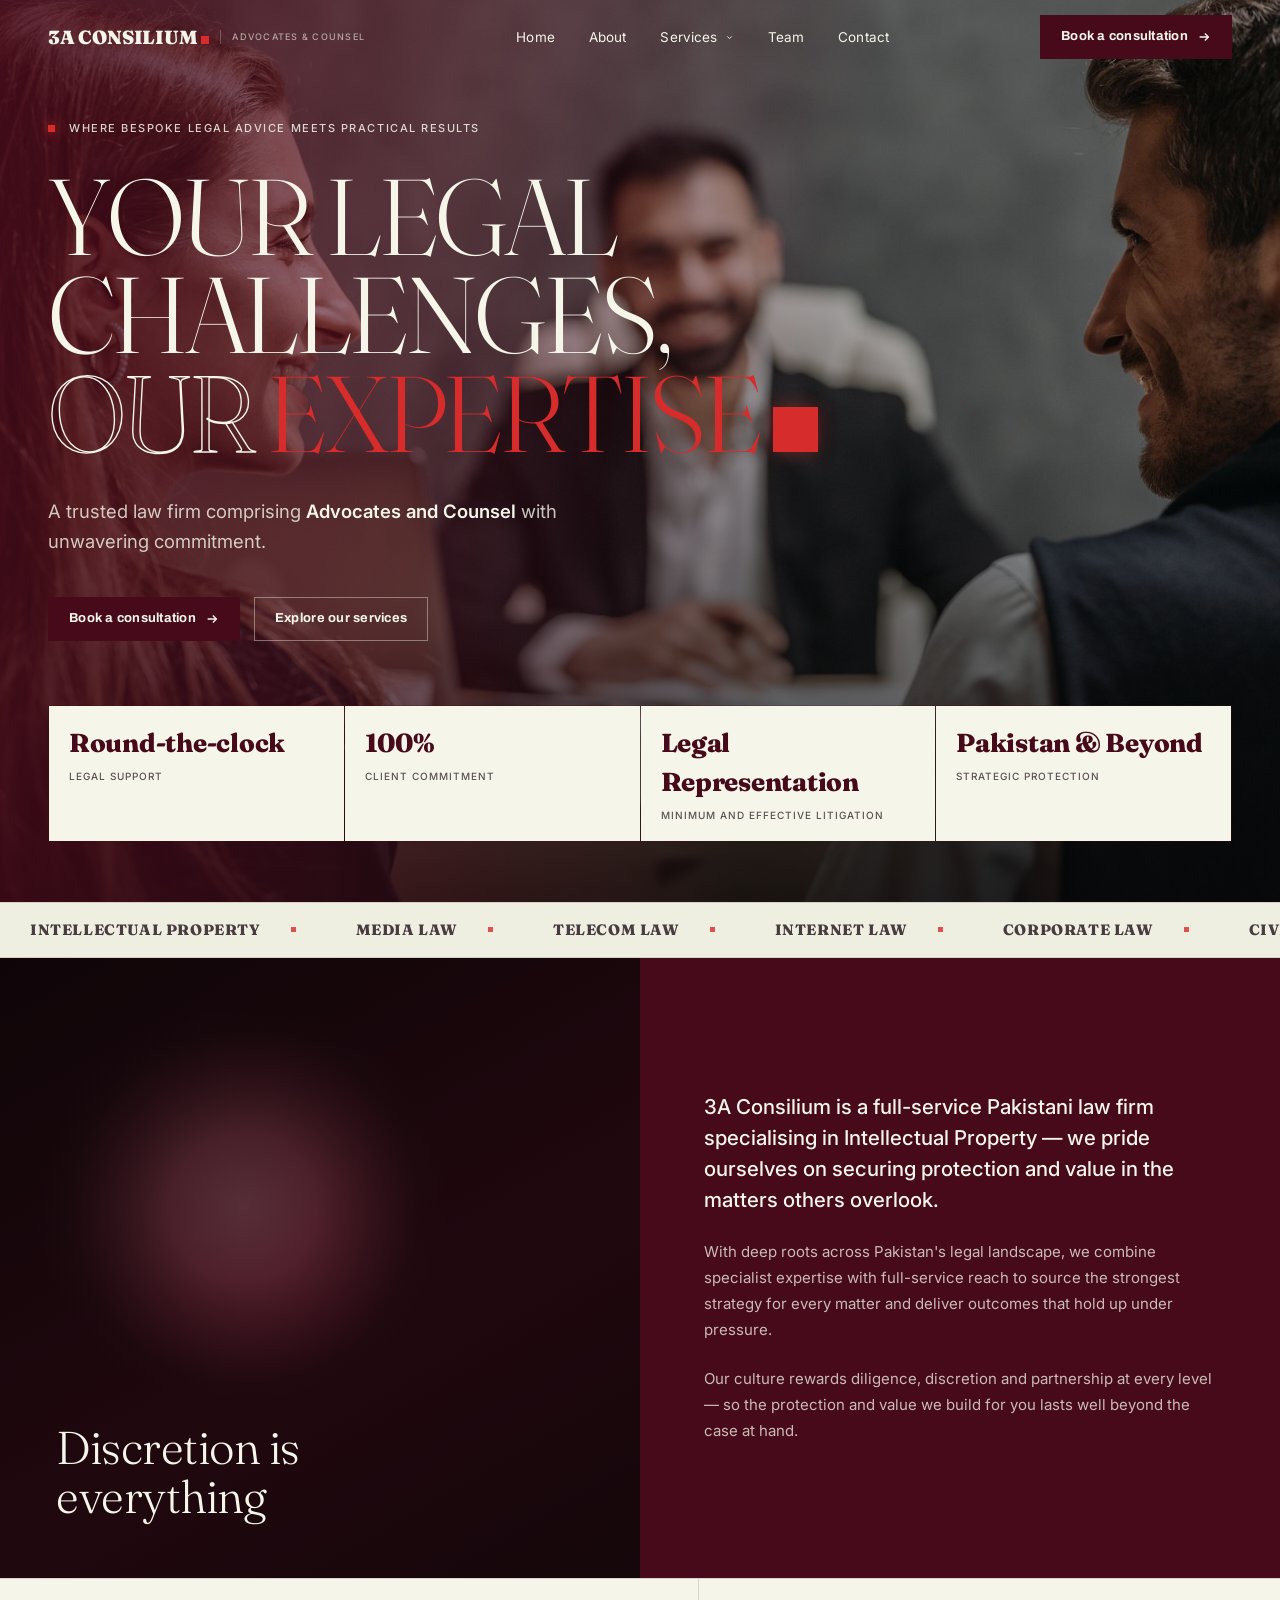
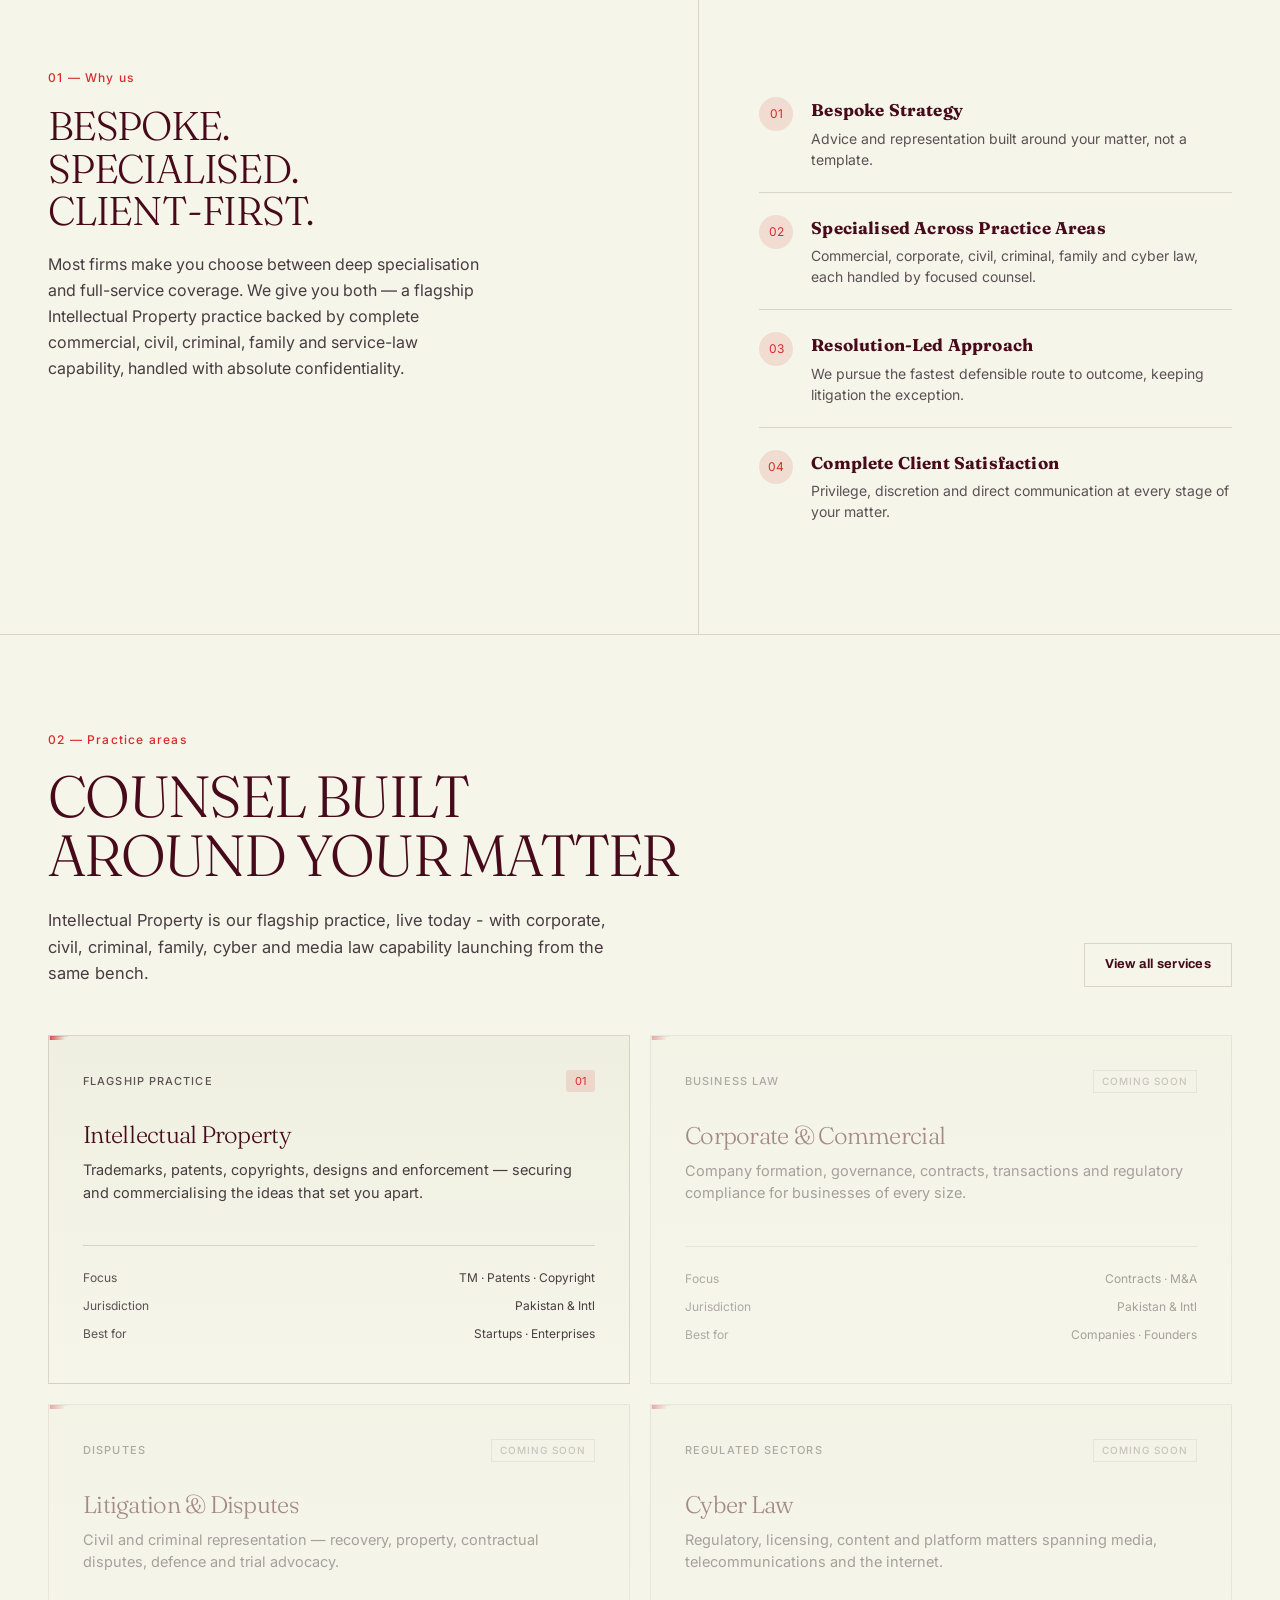
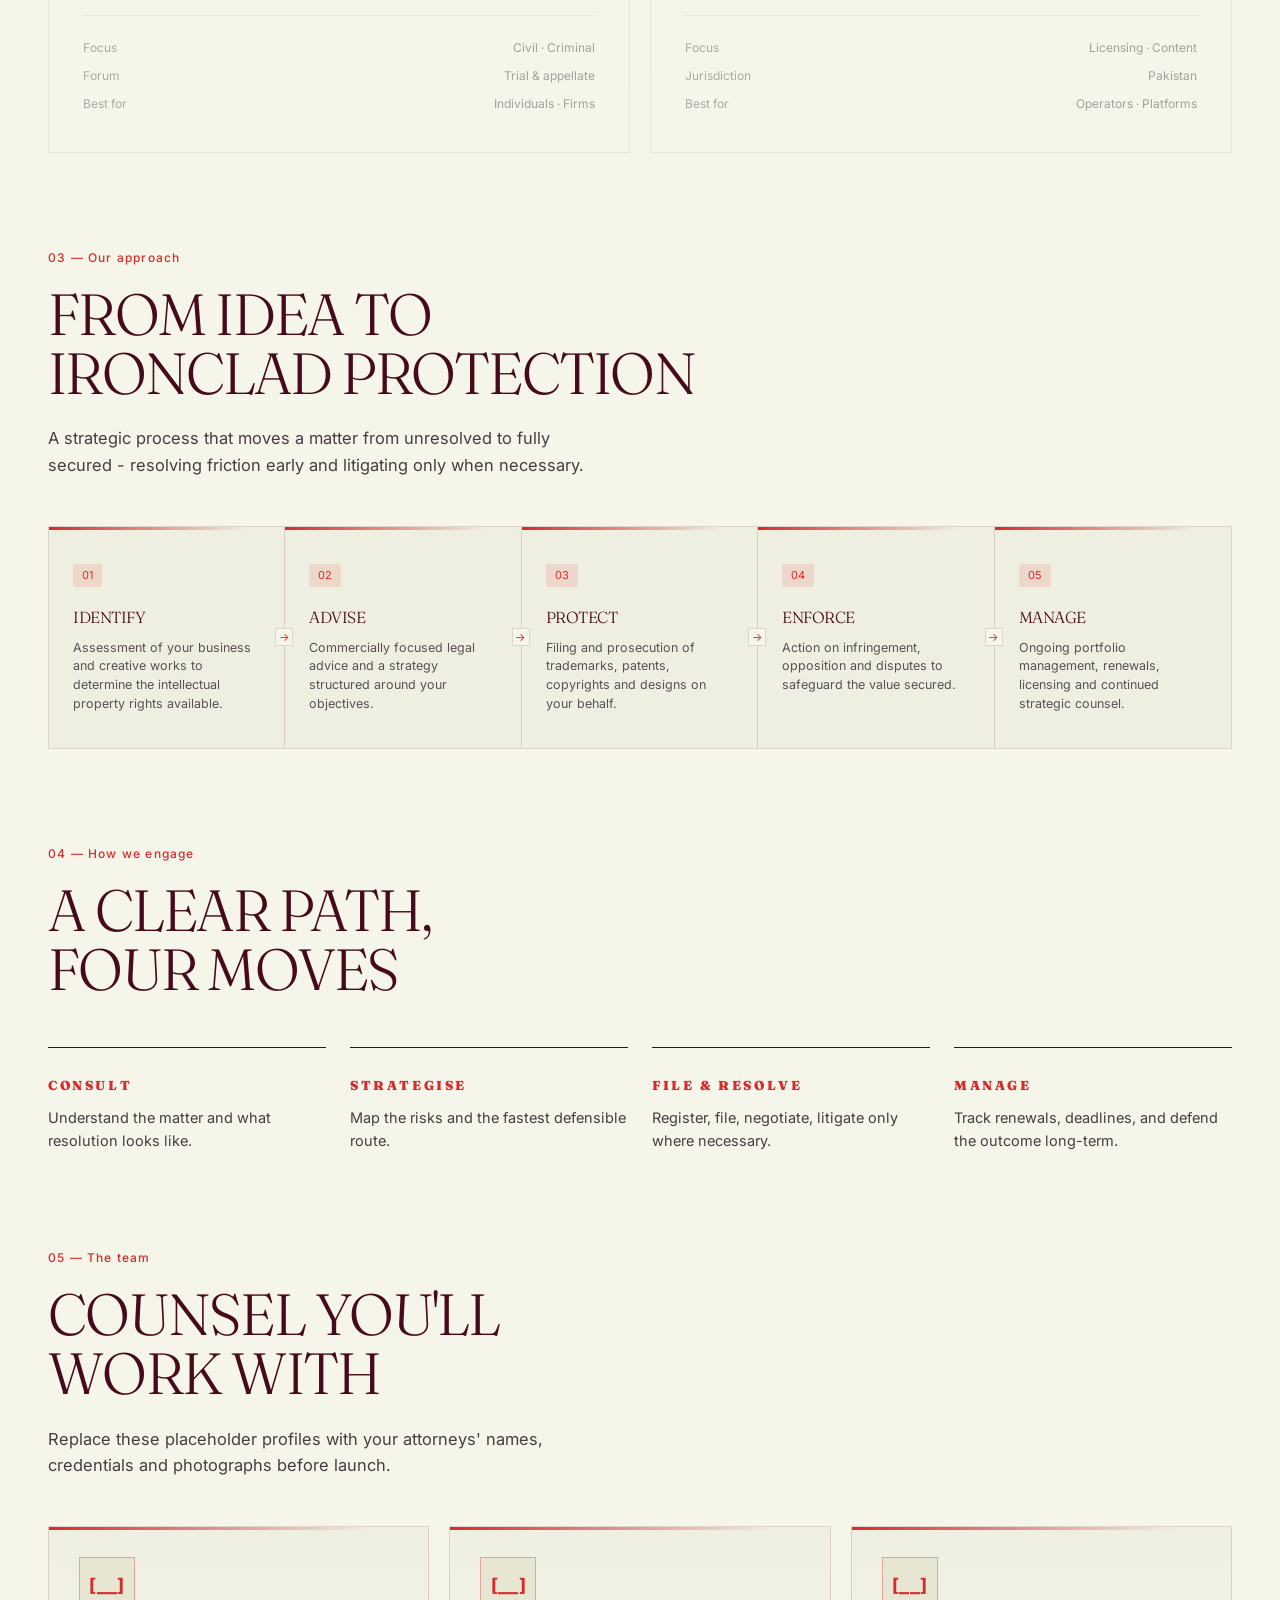
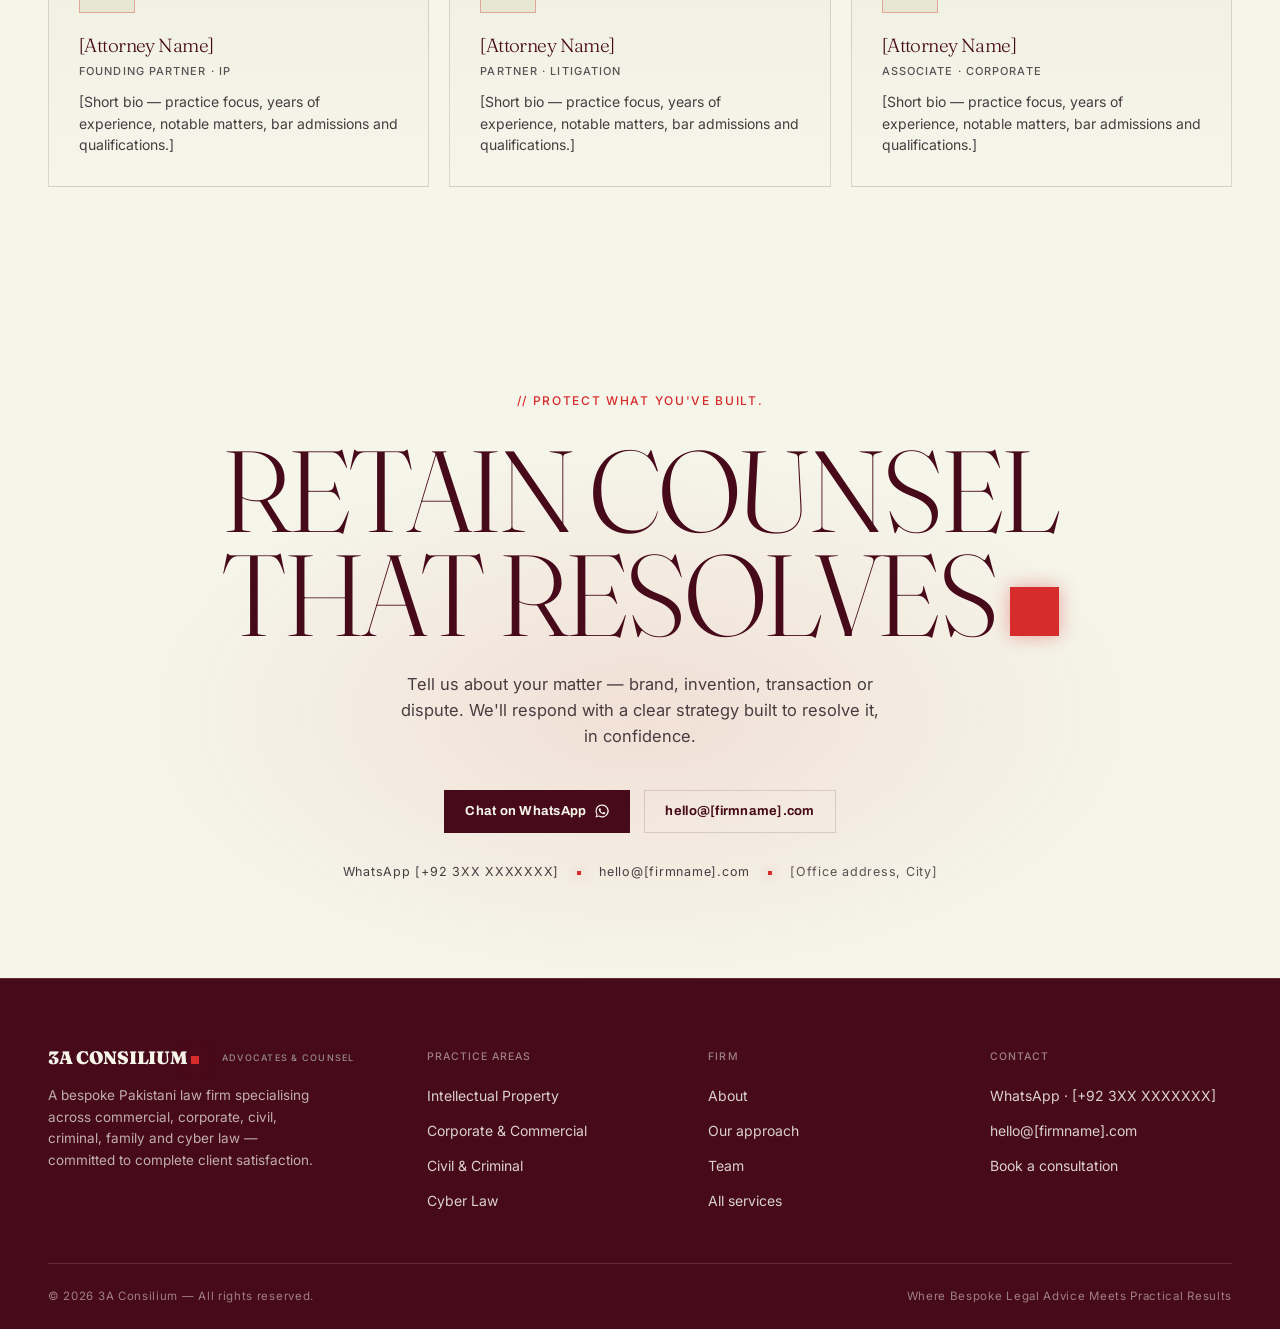
<file: index.html>
<!DOCTYPE html>
<html lang="en">
<head>
<meta charset="UTF-8">
<meta name="viewport" content="width=device-width, initial-scale=1.0">
<title>3A Consilium — Full-Service Law Firm · Intellectual Property, Corporate &amp; Litigation</title>
<meta name="description" content="A trusted law firm comprising Advocates and Counsel with unwavering commitment.">
<link rel="icon" type="image/svg+xml" href="data:image/svg+xml,%3Csvg xmlns='http://www.w3.org/2000/svg' viewBox='0 0 32 32'%3E%3Crect width='32' height='32' rx='4' fill='%23f5f5ea'/%3E%3Ctext x='16' y='23' text-anchor='middle' font-family='Arial,sans-serif' font-weight='900' font-size='15' fill='%23470a1a'%3E3A%3C/text%3E%3Crect x='25' y='20' width='3.5' height='3.5' fill='%23d62c2c'/%3E%3C/svg%3E">
<link rel="preconnect" href="https://fonts.googleapis.com">
<link rel="preconnect" href="https://fonts.gstatic.com" crossorigin>
<link href="https://fonts.googleapis.com/css2?family=Archivo:wght@400;600;700;800;900&family=Archivo+Expanded:wght@700;800;900&family=Fraunces:opsz,wght@9..144,300;9..144,400;9..144,500;9..144,600;9..144,700;9..144,800;9..144,900&family=Inter:wght@400;500;600&display=swap" rel="stylesheet">
<link rel="stylesheet" href="styles.css">
<link rel="stylesheet" href="site.css">
</head>
<body>
<div id="progress"></div>
<canvas id="sparks"></canvas>

<!-- NAV -->
<header id="hdr" class="on-photo">
  <div class="wrap nav">
    <a class="brand" href="index.html">
      <span class="brand-name">3A&nbsp;Consilium<span class="sq"></span></span>
      <span class="tag">Advocates &amp; Counsel</span>
    </a>
    <nav class="navlinks">
      <a href="index.html">Home</a>
      <a href="index.html#about">About</a>
      <span class="has-drop">
        <a href="services.html">Services
          <svg class="caret" viewBox="0 0 16 16" fill="none"><path d="M4 6l4 4 4-4" stroke="currentColor" stroke-width="1.6"/></svg>
        </a>
        <div class="drop">
          <a href="intellectual-property.html"><span class="nm">Intellectual Property</span><span class="tag-live">Live</span></a>
          <div class="soon"><span class="nm">Corporate &amp; Commercial Law</span><span class="tag-soon">Soon</span></div>
          <div class="soon"><span class="nm">Civil Law</span><span class="tag-soon">Soon</span></div>
          <div class="soon"><span class="nm">Criminal Law</span><span class="tag-soon">Soon</span></div>
          <div class="soon"><span class="nm">Family Law</span><span class="tag-soon">Soon</span></div>
          <div class="soon"><span class="nm">Service Law</span><span class="tag-soon">Soon</span></div>
          <div class="soon"><span class="nm">Cyber Law</span><span class="tag-soon">Soon</span></div>
        </div>
      </span>
      <a href="index.html#team">Team</a>
      <a href="index.html#contact">Contact</a>
    </nav>
    <a href="index.html#contact" class="btn">Book a consultation
      <svg class="ar" viewBox="0 0 16 16" fill="none"><path d="M3 8h10M9 4l4 4-4 4" stroke="currentColor" stroke-width="1.6"/></svg>
    </a>
    <button class="menu-btn" aria-label="Menu" onclick="document.querySelector('.navlinks').classList.toggle('open')">
      <svg width="16" height="16" viewBox="0 0 16 16"><path d="M1 4h14M1 8h14M1 12h14" stroke="currentColor" stroke-width="1.6"/></svg>
    </button>
  </div>
</header>

<!-- HERO -->
<section class="hero" id="top">
  <!-- background photo carousel — placeholder gradients stand in for real photography.
       swap each .hc-N's background-image (site.css) for url(images/hero-N.jpg) when available. -->
  <div class="hero-carousel" aria-hidden="true">
    <div class="hc-slide hc-1 is-active"></div>
    <div class="hc-slide hc-2"></div>
    <div class="hc-slide hc-3"></div>
    <div class="hc-slide hc-4"></div>
  </div>
  <div class="hero-mask"></div>
  <div class="hero-ghost" data-par="0.12">§</div>
  <div class="wrap">
    <div class="hero-eyebrow" data-reveal>
      <span class="dot"></span>
      <span class="eyebrow">Where Bespoke Legal Advice Meets Practical Results</span>
    </div>
    <h1 class="hero-h">
      <span class="lead" data-reveal data-par="0.04">Your legal challenges,</span>
      <span class="out" data-reveal data-d="1" data-par="0.08">our</span>
      <span class="muted" data-reveal data-d="2" data-par="0.12">expertise<span class="sq"></span></span>
    </h1>
    <p class="hero-sub" data-reveal data-d="2">
      A trusted law firm comprising <b>Advocates and Counsel</b> with unwavering commitment.
    </p>
    <div class="hero-cta" data-reveal data-d="3">
      <a href="index.html#contact" class="btn">Book a consultation
        <svg class="ar" viewBox="0 0 16 16" fill="none"><path d="M3 8h10M9 4l4 4-4 4" stroke="currentColor" stroke-width="1.6"/></svg>
      </a>
      <a href="services.html" class="btn ghost">Explore our services</a>
    </div>
    <div class="hero-strip perim" data-reveal data-d="4">
      <div class="cell"><div class="k">Round-the-clock</div><div class="l">Legal Support</div></div>
      <div class="cell"><div class="k" data-count="100" data-suf="%">0%</div><div class="l">Client commitment</div></div>
      <div class="cell"><div class="k">Legal Representation</div><div class="l">Minimum and Effective Litigation</div></div>
      <div class="cell"><div class="k">Pakistan &amp; Beyond</div><div class="l">Strategic protection</div></div>
    </div>
  </div>
</section>

<!-- MARQUEE -->
<div class="marquee" aria-hidden="true">
  <div class="row">
    <span class="item">Intellectual Property</span><span class="item">Media Law</span>
    <span class="item">Telecom Law</span><span class="item">Internet Law</span>
    <span class="item">Corporate Law</span><span class="item">Civil Law</span>
    <span class="item">Criminal Law</span><span class="item">Family Law</span>
    <span class="item">Service Law</span>
    <span class="item">Intellectual Property</span><span class="item">Media Law</span>
    <span class="item">Telecom Law</span><span class="item">Internet Law</span>
    <span class="item">Corporate Law</span><span class="item">Civil Law</span>
    <span class="item">Criminal Law</span><span class="item">Family Law</span>
    <span class="item">Service Law</span>
  </div>
</div>

<!-- INTRO — who we are -->
<section class="intro-split">
  <div class="intro-media" data-reveal>
    <h2>Discretion is<br>everything</h2>
  </div>
  <div class="intro-copy" data-reveal data-d="1">
    <p class="intro-lead">3A Consilium is a full-service Pakistani law firm specialising in Intellectual
      Property — we pride ourselves on securing protection and value in the matters others overlook.</p>
    <p>With deep roots across Pakistan's legal landscape, we combine specialist expertise with full-service
      reach to source the strongest strategy for every matter and deliver outcomes that hold up under
      pressure.</p>
    <p>Our culture rewards diligence, discretion and partnership at every level — so the protection and
      value we build for you lasts well beyond the case at hand.</p>
  </div>
</section>

<!-- 01 — WHY US -->
<div class="reveal-group" id="about">
  <section class="band">
    <div class="wrap band-inner">
      <div class="band-left" data-reveal>
        <span class="sec-num">01 — Why us</span>
        <h3>Bespoke.<br>Specialised.<br>Client-first.</h3>
        <p>Most firms make you choose between deep specialisation and full-service coverage. We give you
          both — a flagship Intellectual Property practice backed by complete commercial, civil, criminal,
          family and service-law capability, handled with absolute confidentiality.</p>
      </div>
      <div class="band-right">
        <ul class="pledge">
          <li class="reveal-step"><div class="n">01</div><div><div class="t">Bespoke Strategy</div><div class="d">Advice and representation built around your matter, not a template.</div></div></li>
          <li class="reveal-step"><div class="n">02</div><div><div class="t">Specialised Across Practice Areas</div><div class="d">Commercial, corporate, civil, criminal, family and cyber law, each handled by focused counsel.</div></div></li>
          <li class="reveal-step"><div class="n">03</div><div><div class="t">Resolution-Led Approach</div><div class="d">We pursue the fastest defensible route to outcome, keeping litigation the exception.</div></div></li>
          <li class="reveal-step"><div class="n">04</div><div><div class="t">Complete Client Satisfaction</div><div class="d">Privilege, discretion and direct communication at every stage of your matter.</div></div></li>
        </ul>
      </div>
    </div>
  </section>
</div>

<!-- 02 — PRACTICE AREAS -->
<div class="reveal-group" id="practice">
  <section class="section">
    <div class="wrap">
      <div class="sec-head">
        <div class="lhs" data-reveal>
          <span class="sec-num">02 — Practice areas</span>
          <h2 class="sec-title">Counsel built<br>around your matter</h2>
          <p class="sec-desc">Intellectual Property is our flagship practice, live today - with corporate, civil,
            criminal, family, cyber and media law capability launching from the same bench.</p>
        </div>
        <a href="services.html" class="btn ghost" data-reveal data-d="1">View all services</a>
      </div>
      <div class="grid-hw">
        <a href="intellectual-property.html" class="hw perim reveal-step">
          <div class="tagrow"><span class="vendor">Flagship practice</span><span class="idx">01</span></div>
          <h4>Intellectual Property</h4>
          <div class="role">Trademarks, patents, copyrights, designs and enforcement — securing and commercialising the ideas that set you apart.</div>
          <div class="specs">
            <div>Focus <span>TM · Patents · Copyright</span></div>
            <div>Jurisdiction <span>Pakistan &amp; Intl</span></div>
            <div>Best for <span>Startups · Enterprises</span></div>
          </div>
        </a>
        <div class="hw perim soon reveal-step">
          <div class="tagrow"><span class="vendor">Business law</span><span class="soon-pill">Coming soon</span></div>
          <h4>Corporate &amp; Commercial</h4>
          <div class="role">Company formation, governance, contracts, transactions and regulatory compliance for businesses of every size.</div>
          <div class="specs">
            <div>Focus <span>Contracts · M&amp;A</span></div>
            <div>Jurisdiction <span>Pakistan &amp; Intl</span></div>
            <div>Best for <span>Companies · Founders</span></div>
          </div>
        </div>
        <div class="hw perim soon reveal-step">
          <div class="tagrow"><span class="vendor">Disputes</span><span class="soon-pill">Coming soon</span></div>
          <h4>Litigation &amp; Disputes</h4>
          <div class="role">Civil and criminal representation — recovery, property, contractual disputes, defence and trial advocacy.</div>
          <div class="specs">
            <div>Focus <span>Civil · Criminal</span></div>
            <div>Forum <span>Trial &amp; appellate</span></div>
            <div>Best for <span>Individuals · Firms</span></div>
          </div>
        </div>
        <div class="hw perim soon reveal-step">
          <div class="tagrow"><span class="vendor">Regulated sectors</span><span class="soon-pill">Coming soon</span></div>
          <h4>Cyber Law</h4>
          <div class="role">Regulatory, licensing, content and platform matters spanning media, telecommunications and the internet.</div>
          <div class="specs">
            <div>Focus <span>Licensing · Content</span></div>
            <div>Jurisdiction <span>Pakistan</span></div>
            <div>Best for <span>Operators · Platforms</span></div>
          </div>
        </div>
      </div>
    </div>
  </section>
</div>

<!-- 03 — OUR APPROACH -->
<div class="reveal-group" id="approach">
  <section class="section" style="padding-top:0">
    <div class="wrap">
      <div class="sec-head">
        <div class="lhs" data-reveal>
          <span class="sec-num">03 — Our approach</span>
          <h2 class="sec-title">From idea to<br>ironclad protection</h2>
          <p class="sec-desc">A strategic process that moves a matter from unresolved to fully secured - resolving
            friction early and litigating only when necessary.</p>
        </div>
      </div>
      <div class="pipe">
        <div class="stage reveal-step"><div class="pn">01</div><h5>Identify</h5><p>Assessment of your business and creative works to determine the intellectual property rights available.</p><div class="arrow">&rarr;</div></div>
        <div class="stage reveal-step"><div class="pn">02</div><h5>Advise</h5><p>Commercially focused legal advice and a strategy structured around your objectives.</p><div class="arrow">&rarr;</div></div>
        <div class="stage reveal-step"><div class="pn">03</div><h5>Protect</h5><p>Filing and prosecution of trademarks, patents, copyrights and designs on your behalf.</p><div class="arrow">&rarr;</div></div>
        <div class="stage reveal-step"><div class="pn">04</div><h5>Enforce</h5><p>Action on infringement, opposition and disputes to safeguard the value secured.</p><div class="arrow">&rarr;</div></div>
        <div class="stage reveal-step"><div class="pn">05</div><h5>Manage</h5><p>Ongoing portfolio management, renewals, licensing and continued strategic counsel.</p></div>
      </div>
    </div>
  </section>
</div>

<!-- 04 — HOW WE ENGAGE -->
<div class="reveal-group" id="engage">
  <section class="section" style="padding-top:0">
    <div class="wrap">
      <div class="sec-head">
        <div class="lhs" data-reveal>
          <span class="sec-num">04 — How we engage</span>
          <h2 class="sec-title">A clear path,<br>four moves</h2>
        </div>
      </div>
      <div class="steps">
        <div class="step reveal-step"><div class="big">CONSULT</div><p>Understand the matter and what resolution looks like.</p></div>
        <div class="step reveal-step"><div class="big">STRATEGISE</div><p>Map the risks and the fastest defensible route.</p></div>
        <div class="step reveal-step"><div class="big">FILE &amp; RESOLVE</div><p>Register, file, negotiate, litigate only where necessary.</p></div>
        <div class="step reveal-step"><div class="big">MANAGE</div><p>Track renewals, deadlines, and defend the outcome long-term.</p></div>
      </div>
    </div>
  </section>
</div>

<!-- TEAM (placeholder profiles) -->
<div class="reveal-group" id="team">
  <section class="section" style="padding-top:0">
    <div class="wrap">
      <div class="sec-head">
        <div class="lhs" data-reveal>
          <span class="sec-num">05 — The team</span>
          <h2 class="sec-title">Counsel you'll<br>work with</h2>
          <p class="sec-desc">Replace these placeholder profiles with your attorneys' names, credentials and photographs before launch.</p>
        </div>
      </div>
      <div class="grid-svc">
        <div class="svc team-card reveal-step">
          <div class="avatar">[__]</div>
          <h4>[Attorney Name]</h4>
          <div class="who">Founding Partner · IP</div>
          <p>[Short bio — practice focus, years of experience, notable matters, bar admissions and qualifications.]</p>
        </div>
        <div class="svc team-card reveal-step">
          <div class="avatar">[__]</div>
          <h4>[Attorney Name]</h4>
          <div class="who">Partner · Litigation</div>
          <p>[Short bio — practice focus, years of experience, notable matters, bar admissions and qualifications.]</p>
        </div>
        <div class="svc team-card reveal-step">
          <div class="avatar">[__]</div>
          <h4>[Attorney Name]</h4>
          <div class="who">Associate · Corporate</div>
          <p>[Short bio — practice focus, years of experience, notable matters, bar admissions and qualifications.]</p>
        </div>
      </div>
    </div>
  </section>
</div>

<!-- CTA -->
<section class="cta" id="contact">
  <div class="cta-glow"></div>
  <div class="wrap">
    <div data-reveal><span class="kick">// Protect what you've built.</span></div>
    <h2 data-reveal data-d="1">Retain counsel<br>that resolves<span class="sq"></span></h2>
    <p data-reveal data-d="2">Tell us about your matter — brand, invention, transaction or dispute. We'll respond
      with a clear strategy built to resolve it, in confidence.</p>
    <div class="cta-row" data-reveal data-d="3">
      <a href="https://wa.me/92XXXXXXXXXX" class="btn" target="_blank" rel="noopener">Chat on WhatsApp
        <svg class="ar" viewBox="0 0 16 16" fill="currentColor"><path d="M8 .5A7.5 7.5 0 0 0 1.6 11.8L.6 15.4l3.7-1A7.5 7.5 0 1 0 8 .5Zm0 13.6a6 6 0 0 1-3.1-.85l-.22-.13-2.2.58.59-2.14-.14-.22A6.1 6.1 0 1 1 8 14.1Zm3.4-4.4c-.18-.1-1.1-.55-1.27-.6-.17-.07-.3-.1-.42.09-.12.18-.48.6-.59.72-.1.12-.22.13-.4.04a4.9 4.9 0 0 1-1.46-.9 5.5 5.5 0 0 1-1-1.26c-.1-.18 0-.28.08-.37l.27-.32c.09-.1.12-.18.18-.3.06-.12.03-.23-.01-.32-.05-.1-.42-1.02-.58-1.4-.15-.36-.3-.31-.42-.32h-.36c-.12 0-.32.05-.49.23-.17.18-.64.63-.64 1.54 0 .9.66 1.78.75 1.9.09.12 1.3 1.98 3.15 2.78.44.19.78.3 1.05.39.44.14.84.12 1.16.07.35-.05 1.1-.45 1.25-.88.16-.43.16-.8.11-.88-.04-.08-.16-.12-.34-.21Z"/></svg>
      </a>
      <a href="mailto:hello@[firmname].com" class="btn ghost">hello@[firmname].com</a>
    </div>
    <div class="contact-line" data-reveal data-d="3">
      <a href="https://wa.me/92XXXXXXXXXX" target="_blank" rel="noopener">WhatsApp [+92 3XX XXXXXXX]</a>
      <span class="sep"></span>
      <a href="mailto:hello@[firmname].com">hello@[firmname].com</a>
      <span class="sep"></span>
      <span>[Office address, City]</span>
    </div>
  </div>
</section>

<!-- FOOTER -->
<footer>
  <div class="wrap">
    <div class="foot">
      <div>
        <div class="brand"><span class="brand-name">3A&nbsp;Consilium<span class="sq"></span></span><span class="tag">Advocates &amp; Counsel</span></div>
        <p>A bespoke Pakistani law firm specialising across commercial, corporate, civil, criminal, family and
          cyber law — committed to complete client satisfaction.</p>
      </div>
      <div><h6>Practice areas</h6><ul>
        <li><a href="intellectual-property.html">Intellectual Property</a></li>
        <li><a href="services.html">Corporate &amp; Commercial</a></li>
        <li><a href="services.html">Civil &amp; Criminal</a></li>
        <li><a href="services.html">Cyber Law</a></li>
      </ul></div>
      <div><h6>Firm</h6><ul>
        <li><a href="index.html#about">About</a></li>
        <li><a href="index.html#approach">Our approach</a></li>
        <li><a href="index.html#team">Team</a></li>
        <li><a href="services.html">All services</a></li>
      </ul></div>
      <div><h6>Contact</h6><ul>
        <li><a href="https://wa.me/92XXXXXXXXXX" target="_blank" rel="noopener">WhatsApp · [+92 3XX XXXXXXX]</a></li>
        <li><a href="mailto:hello@[firmname].com">hello@[firmname].com</a></li>
        <li><a href="index.html#contact">Book a consultation</a></li>
      </ul></div>
    </div>
    <div class="foot-bar">
      <span>© 2026 3A Consilium — All rights reserved.</span>
      <span>Where Bespoke Legal Advice Meets Practical Results</span>
    </div>
  </div>
</footer>

<script src="app.js"></script>
</body>
</html>
</file>
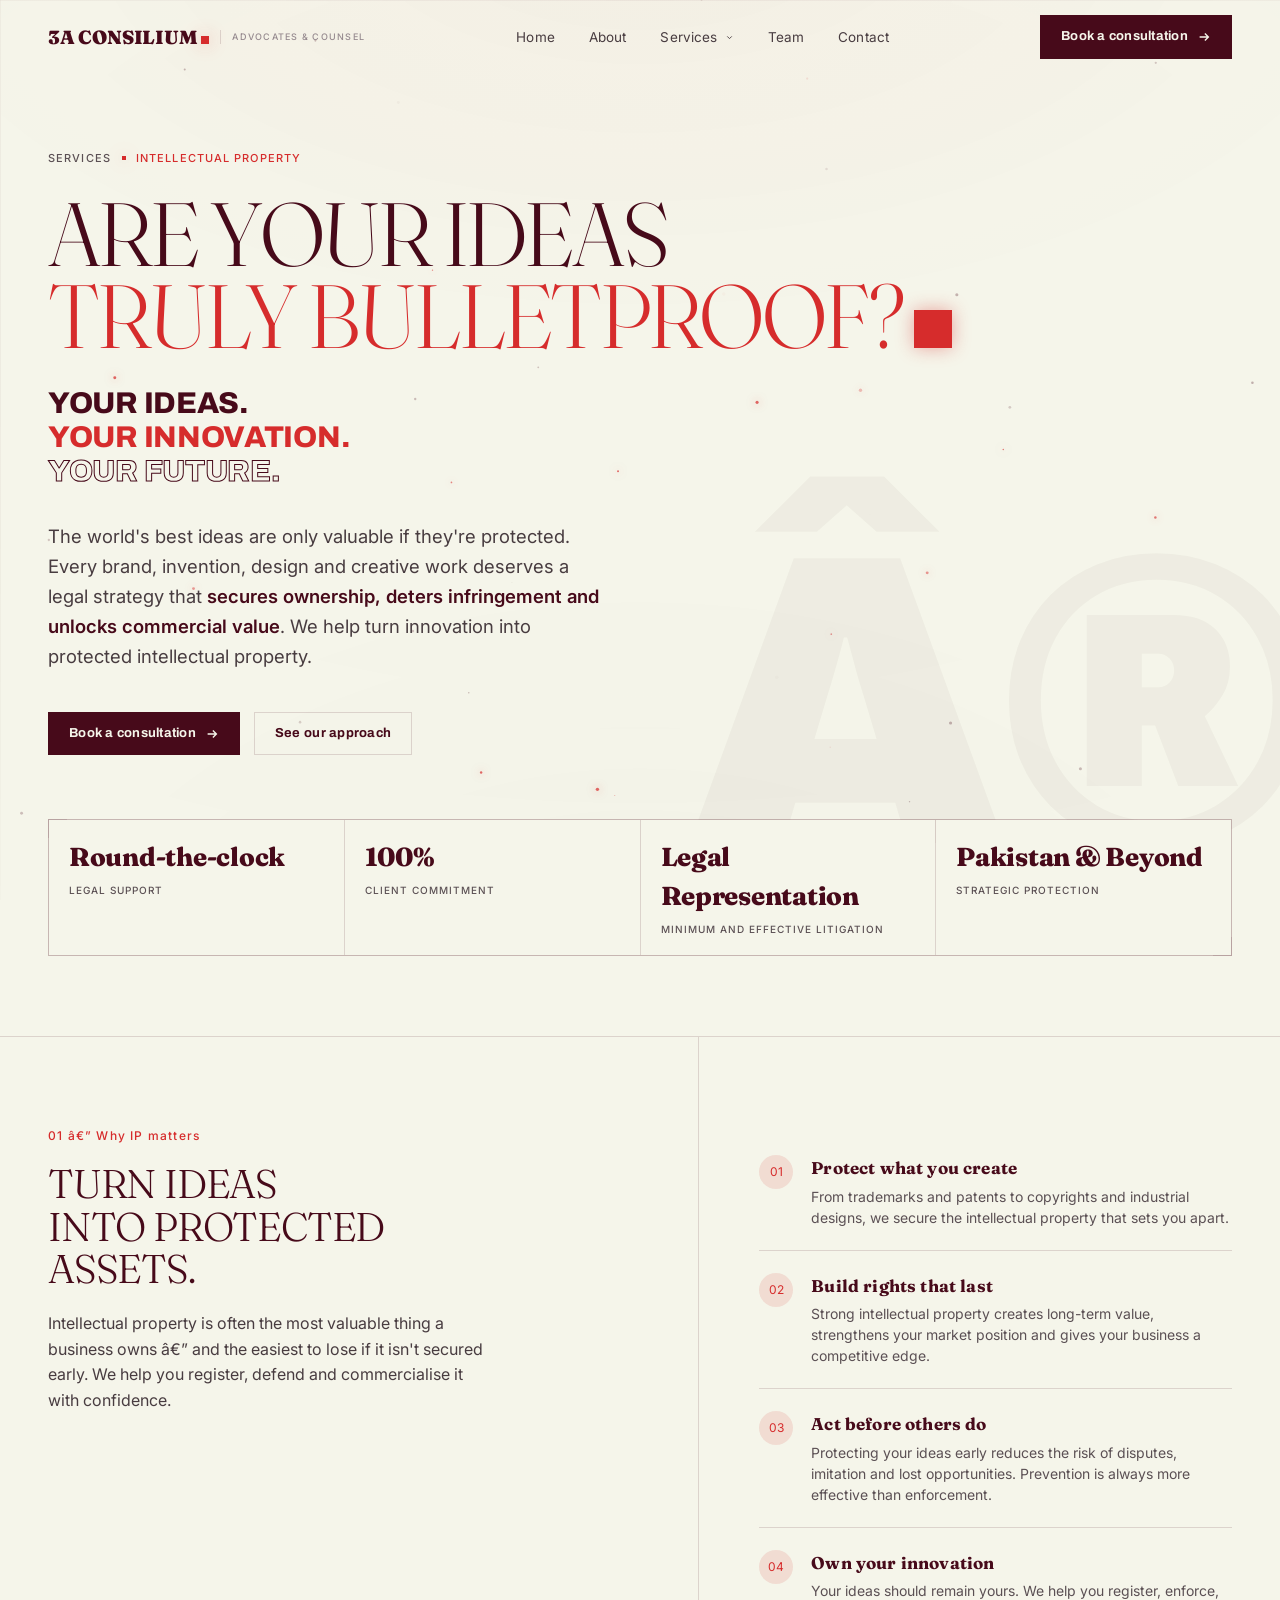
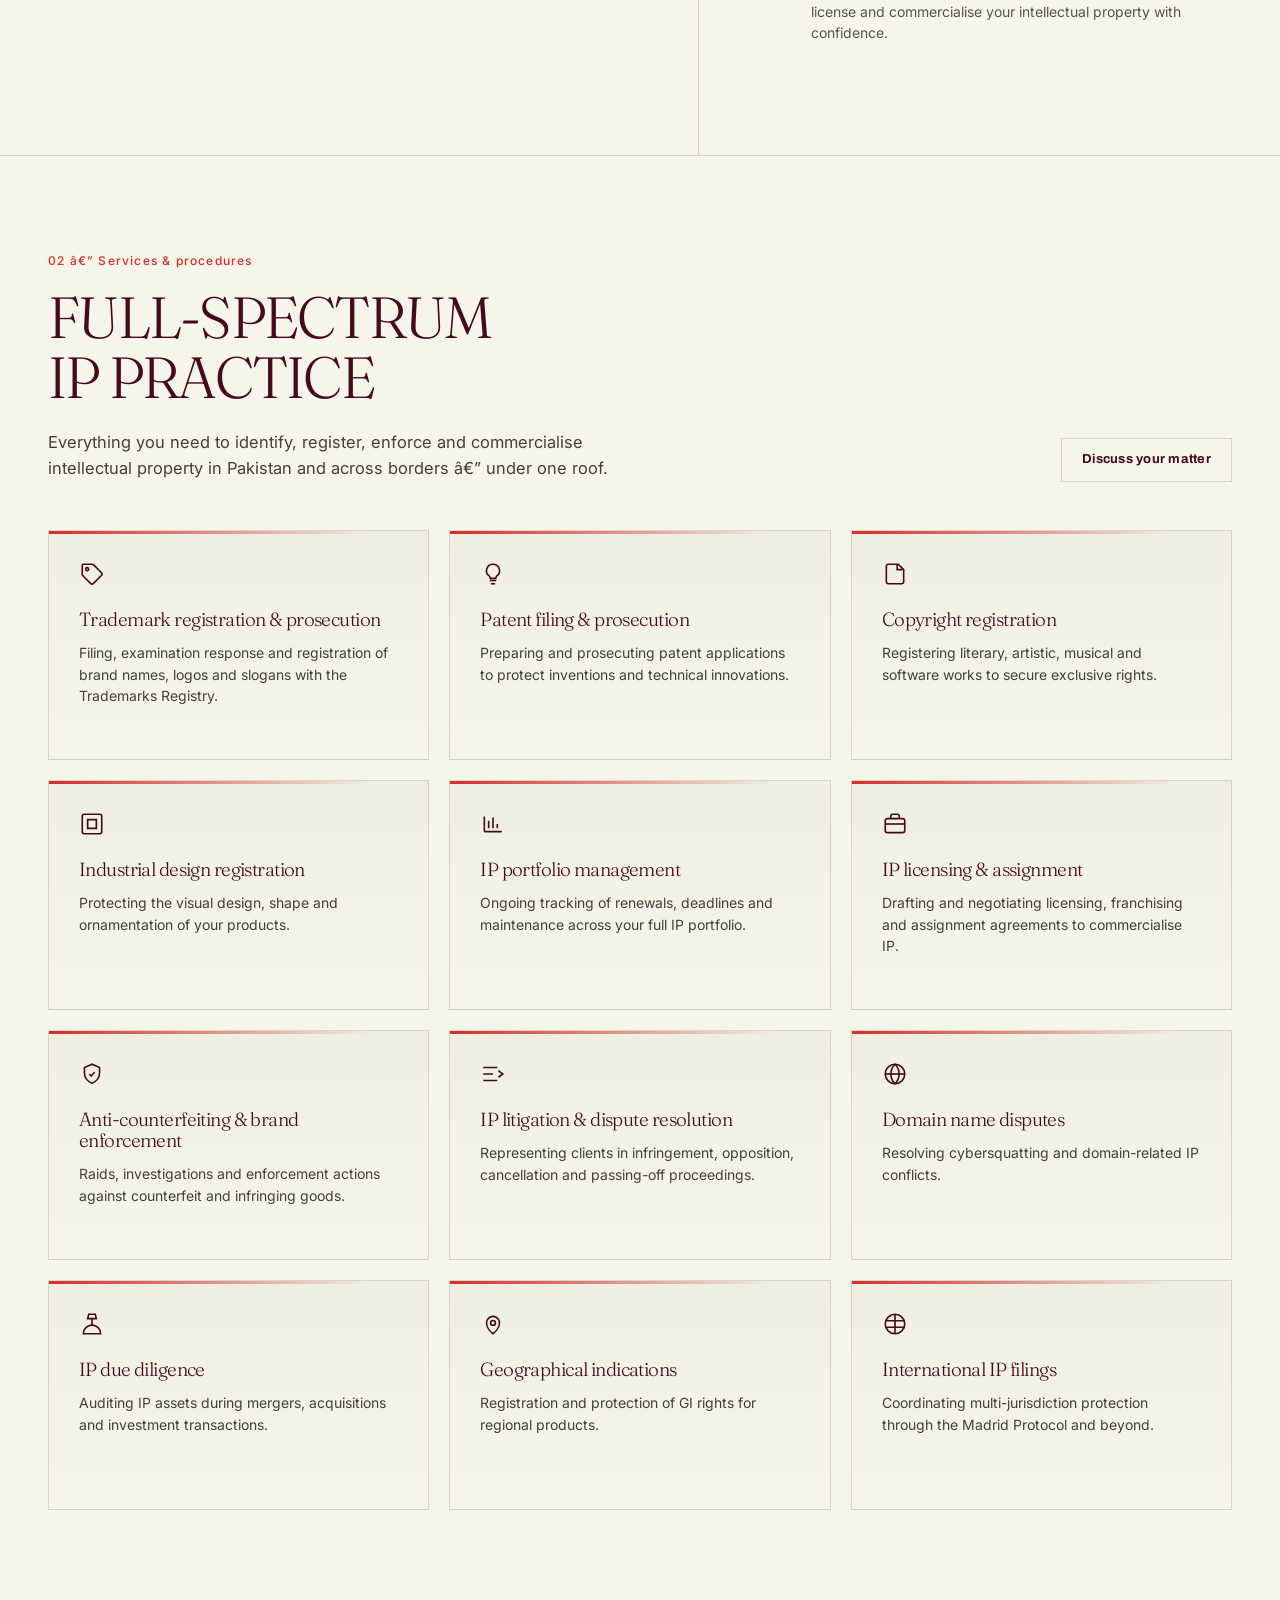
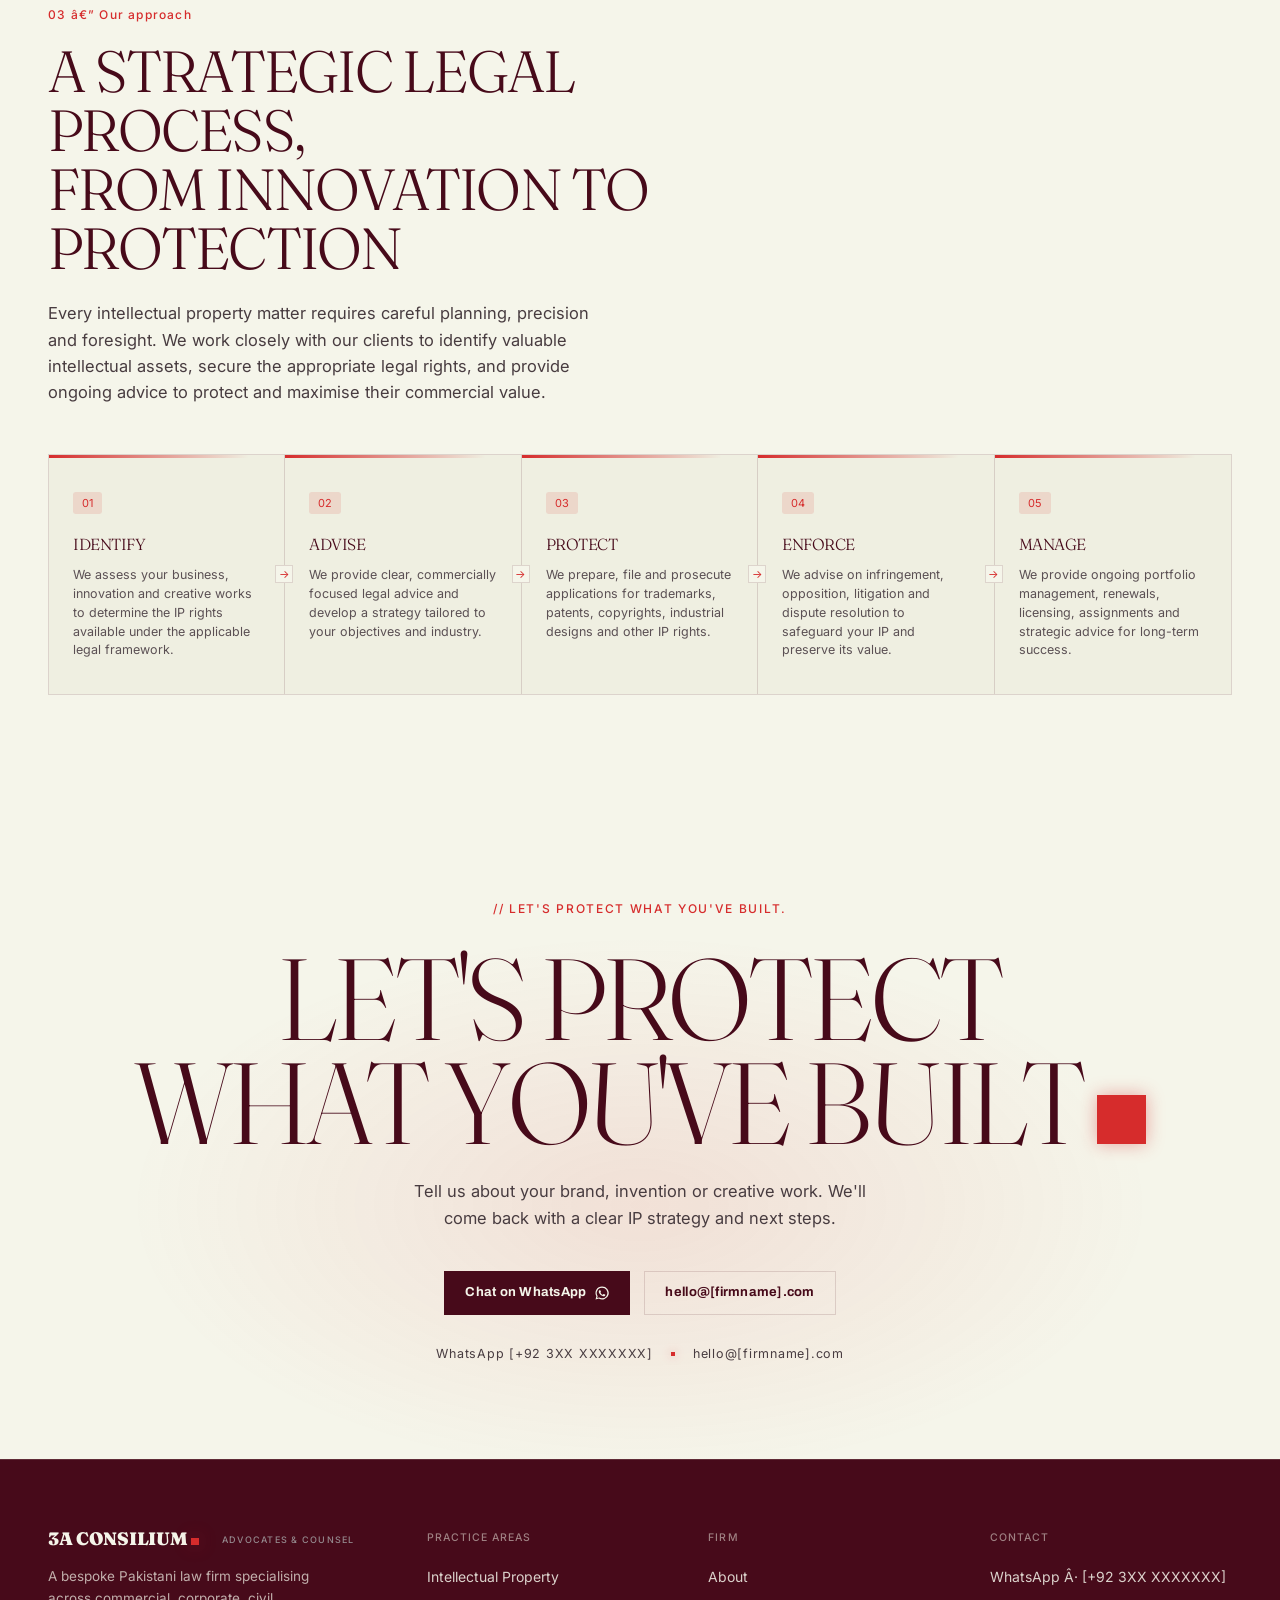
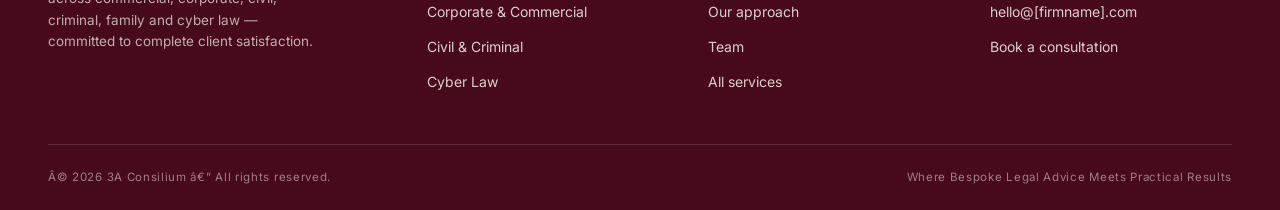
<file: intellectual-property.html>
﻿<!DOCTYPE html>
<html lang="en">
<head>
<meta charset="UTF-8">
<meta name="viewport" content="width=device-width, initial-scale=1.0">
<title>Intellectual Property â€” 3A Consilium</title>
<meta name="description" content="Trademarks, patents, copyrights, industrial designs, licensing and enforcement. We turn innovation into protected intellectual property â€” securing ownership, deterring infringement and unlocking commercial value.">
<link rel="icon" type="image/svg+xml" href="data:image/svg+xml,%3Csvg xmlns='http://www.w3.org/2000/svg' viewBox='0 0 32 32'%3E%3Crect width='32' height='32' rx='4' fill='%23f5f5ea'/%3E%3Ctext x='16' y='23' text-anchor='middle' font-family='Arial,sans-serif' font-weight='900' font-size='15' fill='%23470a1a'%3E3A%3C/text%3E%3Crect x='25' y='20' width='3.5' height='3.5' fill='%23d62c2c'/%3E%3C/svg%3E">
<link rel="preconnect" href="https://fonts.googleapis.com">
<link rel="preconnect" href="https://fonts.gstatic.com" crossorigin>
<link href="https://fonts.googleapis.com/css2?family=Archivo:wght@400;600;700;800;900&family=Archivo+Expanded:wght@700;800;900&family=Fraunces:opsz,wght@9..144,300;9..144,400;9..144,500;9..144,600;9..144,700;9..144,800;9..144,900&family=Inter:wght@400;500;600&display=swap" rel="stylesheet">
<link rel="stylesheet" href="styles.css">
<link rel="stylesheet" href="site.css">
</head>
<body>
<div id="progress"></div>
<canvas id="sparks"></canvas>

<!-- NAV -->
<header id="hdr">
  <div class="wrap nav">
    <a class="brand" href="index.html">
      <span class="brand-name">3A&nbsp;Consilium<span class="sq"></span></span>
      <span class="tag">Advocates &amp; Counsel</span>
    </a>
    <nav class="navlinks">
      <a href="index.html">Home</a>
      <a href="index.html#about">About</a>
      <span class="has-drop">
        <a href="services.html">Services
          <svg class="caret" viewBox="0 0 16 16" fill="none"><path d="M4 6l4 4 4-4" stroke="currentColor" stroke-width="1.6"/></svg>
        </a>
        <div class="drop">
          <a href="intellectual-property.html"><span class="nm">Intellectual Property</span><span class="tag-live">Live</span></a>
          <div class="soon"><span class="nm">Corporate &amp; Commercial Law</span><span class="tag-soon">Soon</span></div>
          <div class="soon"><span class="nm">Civil Law</span><span class="tag-soon">Soon</span></div>
          <div class="soon"><span class="nm">Criminal Law</span><span class="tag-soon">Soon</span></div>
          <div class="soon"><span class="nm">Family Law</span><span class="tag-soon">Soon</span></div>
          <div class="soon"><span class="nm">Service Law</span><span class="tag-soon">Soon</span></div>
          <div class="soon"><span class="nm">Cyber Law</span><span class="tag-soon">Soon</span></div>
        </div>
      </span>
      <a href="index.html#team">Team</a>
      <a href="index.html#contact">Contact</a>
    </nav>
    <a href="#contact" class="btn">Book a consultation
      <svg class="ar" viewBox="0 0 16 16" fill="none"><path d="M3 8h10M9 4l4 4-4 4" stroke="currentColor" stroke-width="1.6"/></svg>
    </a>
    <button class="menu-btn" aria-label="Menu" onclick="document.querySelector('.navlinks').classList.toggle('open')">
      <svg width="16" height="16" viewBox="0 0 16 16"><path d="M1 4h14M1 8h14M1 12h14" stroke="currentColor" stroke-width="1.6"/></svg>
    </button>
  </div>
</header>

<!-- PAGE HERO -->
<section class="page-hero" id="top">
  <div class="hero-ghost" data-par="0.1">Â®</div>
  <div class="wrap">
    <div class="crumb" data-reveal><a href="services.html">Services</a><span class="sq" style="width:.35em;height:.35em"></span>Intellectual Property</div>
    <h1 class="hero-h">
      <span class="lead" data-reveal>Are your ideas</span>
      <span class="muted" data-reveal data-d="1">truly bulletproof?<span class="sq"></span></span>
    </h1>
    <div class="stack-sub" data-reveal data-d="2">
      <span>Your ideas.</span>
      <span>Your innovation.</span>
      <span>Your future.</span>
    </div>
    <p class="hero-sub" data-reveal data-d="2">
      The world's best ideas are only valuable if they're protected. Every brand, invention, design and
      creative work deserves a legal strategy that <b>secures ownership, deters infringement and unlocks
      commercial value</b>. We help turn innovation into protected intellectual property.
    </p>
    <div class="hero-cta" data-reveal data-d="3">
      <a href="#contact" class="btn">Book a consultation
        <svg class="ar" viewBox="0 0 16 16" fill="none"><path d="M3 8h10M9 4l4 4-4 4" stroke="currentColor" stroke-width="1.6"/></svg>
      </a>
      <a href="#approach" class="btn ghost">See our approach</a>
    </div>
    <div class="hero-strip perim" data-reveal data-d="4">
      <div class="cell"><div class="k">Round-the-clock</div><div class="l">Legal Support</div></div>
      <div class="cell"><div class="k" data-count="100" data-suf="%">0%</div><div class="l">Client commitment</div></div>
      <div class="cell"><div class="k">Legal Representation</div><div class="l">Minimum and Effective Litigation</div></div>
      <div class="cell"><div class="k">Pakistan &amp; Beyond</div><div class="l">Strategic protection</div></div>
    </div>
  </div>
</section>

<!-- 01 â€” WHY IP MATTERS -->
<div class="reveal-group" id="why" style="margin-top:40px">
  <section class="band">
    <div class="wrap band-inner">
      <div class="band-left" data-reveal>
        <span class="sec-num">01 â€” Why IP matters</span>
        <h3>Turn ideas<br>into protected<br>assets.</h3>
        <p>Intellectual property is often the most valuable thing a business owns â€” and the easiest to lose
          if it isn't secured early. We help you register, defend and commercialise it with confidence.</p>
      </div>
      <div class="band-right">
        <ul class="pledge">
          <li class="reveal-step"><div class="n">01</div><div><div class="t">Protect what you create</div><div class="d">From trademarks and patents to copyrights and industrial designs, we secure the intellectual property that sets you apart.</div></div></li>
          <li class="reveal-step"><div class="n">02</div><div><div class="t">Build rights that last</div><div class="d">Strong intellectual property creates long-term value, strengthens your market position and gives your business a competitive edge.</div></div></li>
          <li class="reveal-step"><div class="n">03</div><div><div class="t">Act before others do</div><div class="d">Protecting your ideas early reduces the risk of disputes, imitation and lost opportunities. Prevention is always more effective than enforcement.</div></div></li>
          <li class="reveal-step"><div class="n">04</div><div><div class="t">Own your innovation</div><div class="d">Your ideas should remain yours. We help you register, enforce, license and commercialise your intellectual property with confidence.</div></div></li>
        </ul>
      </div>
    </div>
  </section>
</div>

<!-- 02 â€” SERVICES / PROCEDURES -->
<div class="reveal-group" id="services">
  <section class="section">
    <div class="wrap">
      <div class="sec-head">
        <div class="lhs" data-reveal>
          <span class="sec-num">02 â€” Services &amp; procedures</span>
          <h2 class="sec-title">Full-spectrum<br>IP practice</h2>
          <p class="sec-desc">Everything you need to identify, register, enforce and commercialise intellectual
            property in Pakistan and across borders â€” under one roof.</p>
        </div>
        <a href="#contact" class="btn ghost" data-reveal data-d="1">Discuss your matter</a>
      </div>
      <div class="grid-svc">
        <div class="svc reveal-step">
          <svg class="ico" viewBox="0 0 24 24" fill="none" stroke="currentColor" stroke-width="1.5"><path d="M20.6 13.4 13.4 20.6a2 2 0 0 1-2.8 0l-7-7a2 2 0 0 1-.6-1.4V4a1 1 0 0 1 1-1h8.2a2 2 0 0 1 1.4.6l7 7a2 2 0 0 1 0 2.8Z"/><circle cx="7.5" cy="7.5" r="1.4"/></svg>
          <h4>Trademark registration &amp; prosecution</h4>
          <p>Filing, examination response and registration of brand names, logos and slogans with the Trademarks Registry.</p>
        </div>
        <div class="svc reveal-step">
          <svg class="ico" viewBox="0 0 24 24" fill="none" stroke="currentColor" stroke-width="1.5"><path d="M9 18h6"/><path d="M10 21h4"/><path d="M12 3a6 6 0 0 0-3.6 10.8c.5.4.8 1 .9 1.6l.1.6h5.2l.1-.6c.1-.6.4-1.2.9-1.6A6 6 0 0 0 12 3Z"/></svg>
          <h4>Patent filing &amp; prosecution</h4>
          <p>Preparing and prosecuting patent applications to protect inventions and technical innovations.</p>
        </div>
        <div class="svc reveal-step">
          <svg class="ico" viewBox="0 0 24 24" fill="none" stroke="currentColor" stroke-width="1.5"><path d="M4 5a2 2 0 0 1 2-2h9l5 5v11a2 2 0 0 1-2 2H6a2 2 0 0 1-2-2Z"/><path d="M14 3v5h5"/></svg>
          <h4>Copyright registration</h4>
          <p>Registering literary, artistic, musical and software works to secure exclusive rights.</p>
        </div>
        <div class="svc reveal-step">
          <svg class="ico" viewBox="0 0 24 24" fill="none" stroke="currentColor" stroke-width="1.5"><rect x="3" y="3" width="18" height="18" rx="2"/><path d="M8 8h8v8H8z"/></svg>
          <h4>Industrial design registration</h4>
          <p>Protecting the visual design, shape and ornamentation of your products.</p>
        </div>
        <div class="svc reveal-step">
          <svg class="ico" viewBox="0 0 24 24" fill="none" stroke="currentColor" stroke-width="1.5"><path d="M4 19V5m0 14h16M8 16V9m4 7V6m4 10v-4"/></svg>
          <h4>IP portfolio management</h4>
          <p>Ongoing tracking of renewals, deadlines and maintenance across your full IP portfolio.</p>
        </div>
        <div class="svc reveal-step">
          <svg class="ico" viewBox="0 0 24 24" fill="none" stroke="currentColor" stroke-width="1.5"><path d="M8 7V5a2 2 0 0 1 2-2h4a2 2 0 0 1 2 2v2"/><rect x="3" y="7" width="18" height="13" rx="2"/><path d="M3 12h18"/></svg>
          <h4>IP licensing &amp; assignment</h4>
          <p>Drafting and negotiating licensing, franchising and assignment agreements to commercialise IP.</p>
        </div>
        <div class="svc reveal-step">
          <svg class="ico" viewBox="0 0 24 24" fill="none" stroke="currentColor" stroke-width="1.5"><path d="M12 3 5 6v5c0 4.4 3 8.3 7 9.5 4-1.2 7-5.1 7-9.5V6Z"/><path d="m9.5 12 1.8 1.8 3.2-3.6"/></svg>
          <h4>Anti-counterfeiting &amp; brand enforcement</h4>
          <p>Raids, investigations and enforcement actions against counterfeit and infringing goods.</p>
        </div>
        <div class="svc reveal-step">
          <svg class="ico" viewBox="0 0 24 24" fill="none" stroke="currentColor" stroke-width="1.5"><path d="M3 6h13M3 12h9M3 18h13"/><path d="m17 9 4 3-4 3"/></svg>
          <h4>IP litigation &amp; dispute resolution</h4>
          <p>Representing clients in infringement, opposition, cancellation and passing-off proceedings.</p>
        </div>
        <div class="svc reveal-step">
          <svg class="ico" viewBox="0 0 24 24" fill="none" stroke="currentColor" stroke-width="1.5"><circle cx="12" cy="12" r="9"/><path d="M3 12h18"/><path d="M12 3c2.5 2.5 3.8 5.7 3.8 9S14.5 18.5 12 21c-2.5-2.5-3.8-5.7-3.8-9S9.5 5.5 12 3Z"/></svg>
          <h4>Domain name disputes</h4>
          <p>Resolving cybersquatting and domain-related IP conflicts.</p>
        </div>
        <div class="svc reveal-step">
          <svg class="ico" viewBox="0 0 24 24" fill="none" stroke="currentColor" stroke-width="1.5"><path d="M9 3h6l1 4H8Z"/><path d="M4 21a8 8 0 0 1 16 0Z"/><path d="M12 7v6"/></svg>
          <h4>IP due diligence</h4>
          <p>Auditing IP assets during mergers, acquisitions and investment transactions.</p>
        </div>
        <div class="svc reveal-step">
          <svg class="ico" viewBox="0 0 24 24" fill="none" stroke="currentColor" stroke-width="1.5"><path d="M12 21s-6-4.5-6-10a6 6 0 0 1 12 0c0 5.5-6 10-6 10Z"/><circle cx="12" cy="11" r="2.2"/></svg>
          <h4>Geographical indications</h4>
          <p>Registration and protection of GI rights for regional products.</p>
        </div>
        <div class="svc reveal-step">
          <svg class="ico" viewBox="0 0 24 24" fill="none" stroke="currentColor" stroke-width="1.5"><circle cx="12" cy="12" r="9"/><path d="M12 3v18M3.5 9h17M3.5 15h17"/></svg>
          <h4>International IP filings</h4>
          <p>Coordinating multi-jurisdiction protection through the Madrid Protocol and beyond.</p>
        </div>
      </div>
    </div>
  </section>
</div>

<!-- 03 â€” OUR APPROACH -->
<div class="reveal-group" id="approach">
  <section class="section" style="padding-top:0">
    <div class="wrap">
      <div class="sec-head">
        <div class="lhs" data-reveal>
          <span class="sec-num">03 â€” Our approach</span>
          <h2 class="sec-title">A strategic legal process,<br>from innovation to protection</h2>
          <p class="sec-desc">Every intellectual property matter requires careful planning, precision and
            foresight. We work closely with our clients to identify valuable intellectual assets, secure the
            appropriate legal rights, and provide ongoing advice to protect and maximise their commercial value.</p>
        </div>
      </div>
      <div class="pipe">
        <div class="stage reveal-step"><div class="pn">01</div><h5>Identify</h5><p>We assess your business, innovation and creative works to determine the IP rights available under the applicable legal framework.</p><div class="arrow">&rarr;</div></div>
        <div class="stage reveal-step"><div class="pn">02</div><h5>Advise</h5><p>We provide clear, commercially focused legal advice and develop a strategy tailored to your objectives and industry.</p><div class="arrow">&rarr;</div></div>
        <div class="stage reveal-step"><div class="pn">03</div><h5>Protect</h5><p>We prepare, file and prosecute applications for trademarks, patents, copyrights, industrial designs and other IP rights.</p><div class="arrow">&rarr;</div></div>
        <div class="stage reveal-step"><div class="pn">04</div><h5>Enforce</h5><p>We advise on infringement, opposition, litigation and dispute resolution to safeguard your IP and preserve its value.</p><div class="arrow">&rarr;</div></div>
        <div class="stage reveal-step"><div class="pn">05</div><h5>Manage</h5><p>We provide ongoing portfolio management, renewals, licensing, assignments and strategic advice for long-term success.</p></div>
      </div>
    </div>
  </section>
</div>

<!-- CTA -->
<section class="cta" id="contact">
  <div class="cta-glow"></div>
  <div class="wrap">
    <div data-reveal><span class="kick">// Let's protect what you've built.</span></div>
    <h2 data-reveal data-d="1">Let's protect<br>what you've built<span class="sq"></span></h2>
    <p data-reveal data-d="2">Tell us about your brand, invention or creative work. We'll come back with a clear
      IP strategy and next steps.</p>
    <div class="cta-row" data-reveal data-d="3">
      <a href="https://wa.me/92XXXXXXXXXX" class="btn" target="_blank" rel="noopener">Chat on WhatsApp
        <svg class="ar" viewBox="0 0 16 16" fill="currentColor"><path d="M8 .5A7.5 7.5 0 0 0 1.6 11.8L.6 15.4l3.7-1A7.5 7.5 0 1 0 8 .5Zm0 13.6a6 6 0 0 1-3.1-.85l-.22-.13-2.2.58.59-2.14-.14-.22A6.1 6.1 0 1 1 8 14.1Zm3.4-4.4c-.18-.1-1.1-.55-1.27-.6-.17-.07-.3-.1-.42.09-.12.18-.48.6-.59.72-.1.12-.22.13-.4.04a4.9 4.9 0 0 1-1.46-.9 5.5 5.5 0 0 1-1-1.26c-.1-.18 0-.28.08-.37l.27-.32c.09-.1.12-.18.18-.3.06-.12.03-.23-.01-.32-.05-.1-.42-1.02-.58-1.4-.15-.36-.3-.31-.42-.32h-.36c-.12 0-.32.05-.49.23-.17.18-.64.63-.64 1.54 0 .9.66 1.78.75 1.9.09.12 1.3 1.98 3.15 2.78.44.19.78.3 1.05.39.44.14.84.12 1.16.07.35-.05 1.1-.45 1.25-.88.16-.43.16-.8.11-.88-.04-.08-.16-.12-.34-.21Z"/></svg>
      </a>
      <a href="mailto:hello@[firmname].com" class="btn ghost">hello@[firmname].com</a>
    </div>
    <div class="contact-line" data-reveal data-d="3">
      <a href="https://wa.me/92XXXXXXXXXX" target="_blank" rel="noopener">WhatsApp [+92 3XX XXXXXXX]</a>
      <span class="sep"></span>
      <a href="mailto:hello@[firmname].com">hello@[firmname].com</a>
    </div>
  </div>
</section>

<!-- FOOTER -->
<footer>
  <div class="wrap">
    <div class="foot">
      <div>
        <div class="brand"><span class="brand-name">3A&nbsp;Consilium<span class="sq"></span></span><span class="tag">Advocates &amp; Counsel</span></div>
        <p>A bespoke Pakistani law firm specialising across commercial, corporate, civil, criminal, family and
          cyber law — committed to complete client satisfaction.</p>
      </div>
      <div><h6>Practice areas</h6><ul>
        <li><a href="intellectual-property.html">Intellectual Property</a></li>
        <li><a href="services.html">Corporate &amp; Commercial</a></li>
        <li><a href="services.html">Civil &amp; Criminal</a></li>
        <li><a href="services.html">Cyber Law</a></li>
      </ul></div>
      <div><h6>Firm</h6><ul>
        <li><a href="index.html#about">About</a></li>
        <li><a href="index.html#approach">Our approach</a></li>
        <li><a href="index.html#team">Team</a></li>
        <li><a href="services.html">All services</a></li>
      </ul></div>
      <div><h6>Contact</h6><ul>
        <li><a href="https://wa.me/92XXXXXXXXXX" target="_blank" rel="noopener">WhatsApp Â· [+92 3XX XXXXXXX]</a></li>
        <li><a href="mailto:hello@[firmname].com">hello@[firmname].com</a></li>
        <li><a href="#contact">Book a consultation</a></li>
      </ul></div>
    </div>
    <div class="foot-bar">
      <span>Â© 2026 3A Consilium â€” All rights reserved.</span>
      <span>Where Bespoke Legal Advice Meets Practical Results</span>
    </div>
  </div>
</footer>

<script src="app.js"></script>
</body>
</html>
</file>
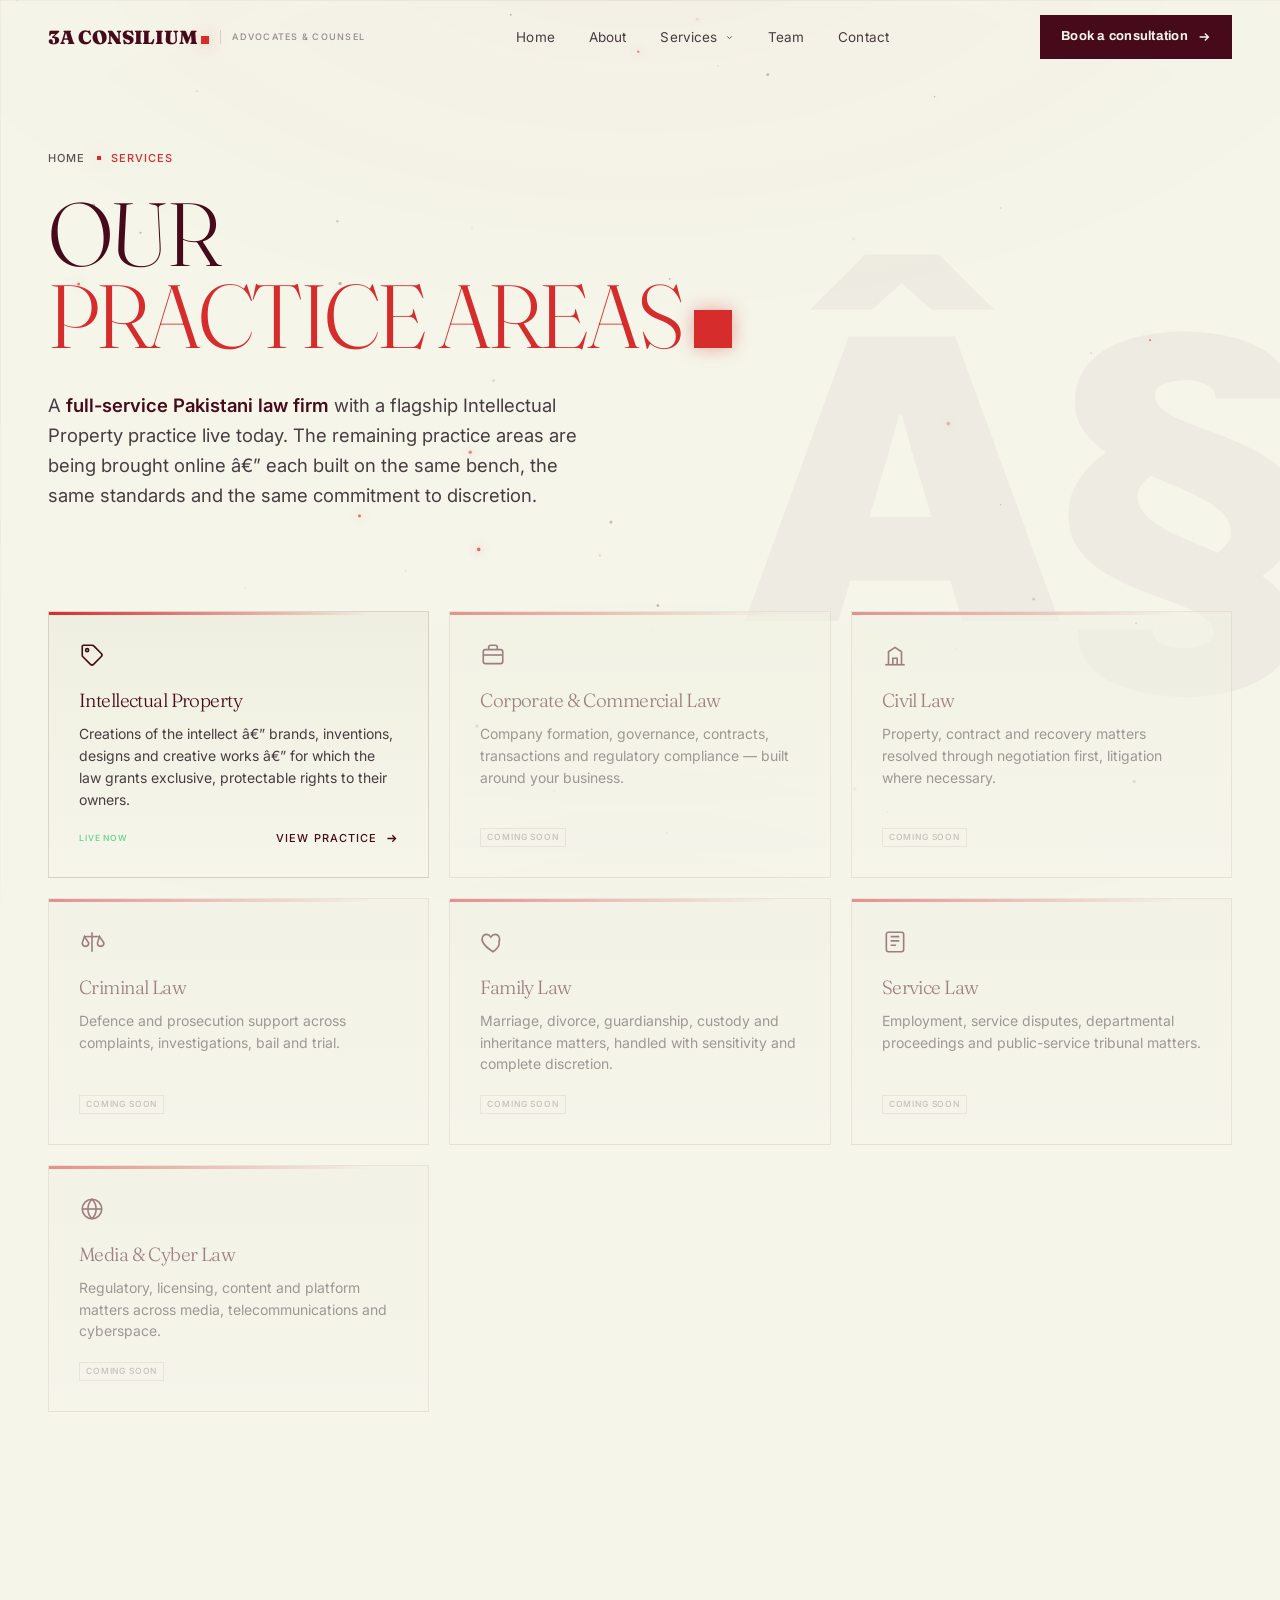
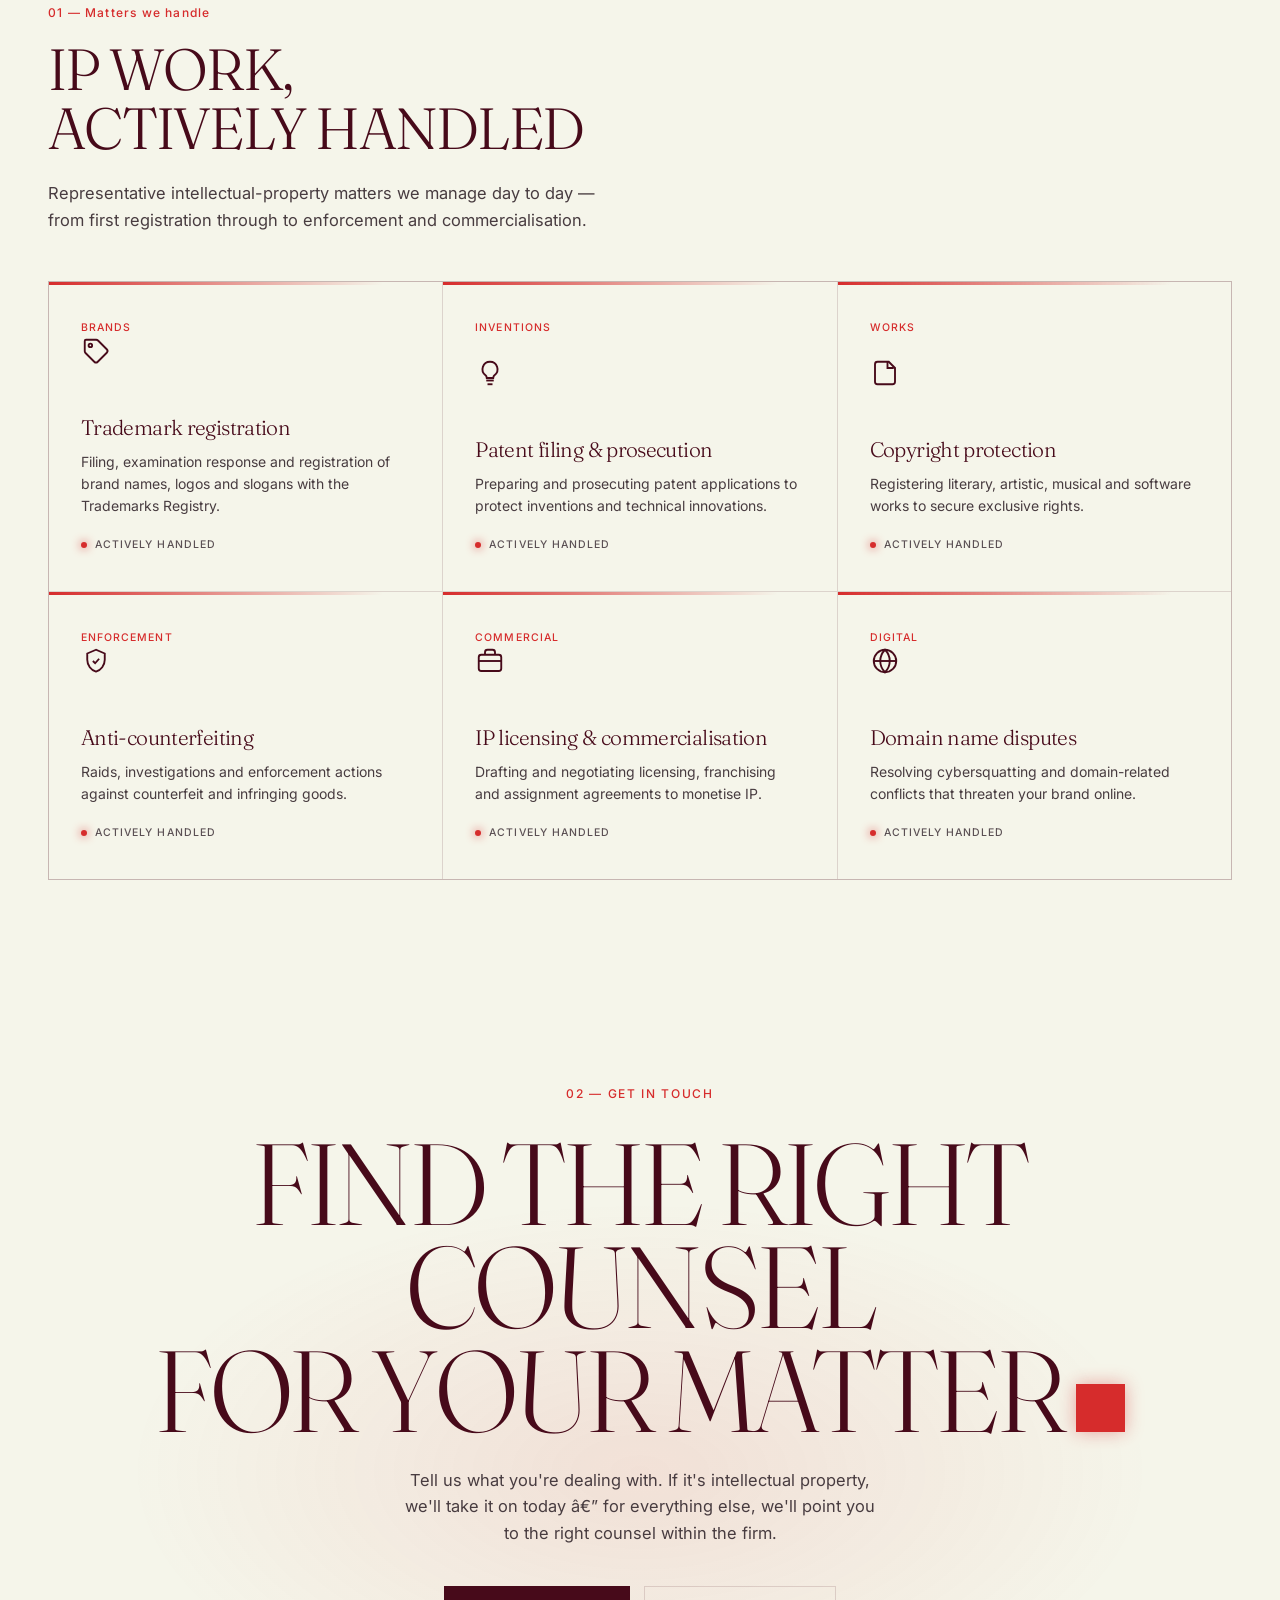
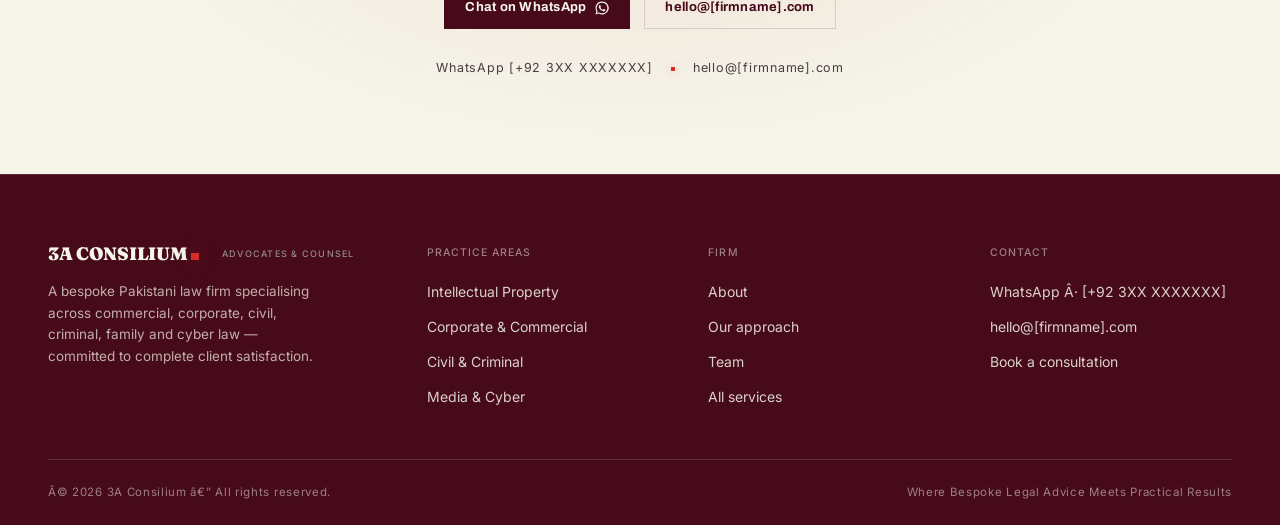
<file: services.html>
﻿<!DOCTYPE html>
<html lang="en">
<head>
<meta charset="UTF-8">
<meta name="viewport" content="width=device-width, initial-scale=1.0">
<title>Services â€” 3A Consilium</title>
<meta name="description" content="A bespoke Pakistani law firm specialising across commercial, corporate, civil, criminal, family and cyber law - with Intellectual Property as our flagship practice, committed to complete client satisfaction.">
<link rel="icon" type="image/svg+xml" href="data:image/svg+xml,%3Csvg xmlns='http://www.w3.org/2000/svg' viewBox='0 0 32 32'%3E%3Crect width='32' height='32' rx='4' fill='%23f5f5ea'/%3E%3Ctext x='16' y='23' text-anchor='middle' font-family='Arial,sans-serif' font-weight='900' font-size='15' fill='%23470a1a'%3E3A%3C/text%3E%3Crect x='25' y='20' width='3.5' height='3.5' fill='%23d62c2c'/%3E%3C/svg%3E">
<link rel="preconnect" href="https://fonts.googleapis.com">
<link rel="preconnect" href="https://fonts.gstatic.com" crossorigin>
<link href="https://fonts.googleapis.com/css2?family=Archivo:wght@400;600;700;800;900&family=Archivo+Expanded:wght@700;800;900&family=Fraunces:opsz,wght@9..144,300;9..144,400;9..144,500;9..144,600;9..144,700;9..144,800;9..144,900&family=Inter:wght@400;500;600&display=swap" rel="stylesheet">
<link rel="stylesheet" href="styles.css">
<link rel="stylesheet" href="site.css">
</head>
<body>
<div id="progress"></div>
<canvas id="sparks"></canvas>

<!-- NAV -->
<header id="hdr">
  <div class="wrap nav">
    <a class="brand" href="index.html">
      <span class="brand-name">3A&nbsp;Consilium<span class="sq"></span></span>
      <span class="tag">Advocates &amp; Counsel</span>
    </a>
    <nav class="navlinks">
      <a href="index.html">Home</a>
      <a href="index.html#about">About</a>
      <span class="has-drop">
        <a href="services.html">Services
          <svg class="caret" viewBox="0 0 16 16" fill="none"><path d="M4 6l4 4 4-4" stroke="currentColor" stroke-width="1.6"/></svg>
        </a>
        <div class="drop">
          <a href="intellectual-property.html"><span class="nm">Intellectual Property</span><span class="tag-live">Live</span></a>
          <div class="soon"><span class="nm">Corporate &amp; Commercial Law</span><span class="tag-soon">Soon</span></div>
          <div class="soon"><span class="nm">Civil Law</span><span class="tag-soon">Soon</span></div>
          <div class="soon"><span class="nm">Criminal Law</span><span class="tag-soon">Soon</span></div>
          <div class="soon"><span class="nm">Family Law</span><span class="tag-soon">Soon</span></div>
          <div class="soon"><span class="nm">Service Law</span><span class="tag-soon">Soon</span></div>
          <div class="soon"><span class="nm">Cyber Law</span><span class="tag-soon">Soon</span></div>
        </div>
      </span>
      <a href="index.html#team">Team</a>
      <a href="index.html#contact">Contact</a>
    </nav>
    <a href="index.html#contact" class="btn">Book a consultation
      <svg class="ar" viewBox="0 0 16 16" fill="none"><path d="M3 8h10M9 4l4 4-4 4" stroke="currentColor" stroke-width="1.6"/></svg>
    </a>
    <button class="menu-btn" aria-label="Menu" onclick="document.querySelector('.navlinks').classList.toggle('open')">
      <svg width="16" height="16" viewBox="0 0 16 16"><path d="M1 4h14M1 8h14M1 12h14" stroke="currentColor" stroke-width="1.6"/></svg>
    </button>
  </div>
</header>

<!-- PAGE HERO -->
<section class="page-hero" id="top">
  <div class="hero-ghost" data-par="0.1">Â§</div>
  <div class="wrap">
    <div class="crumb" data-reveal><a href="index.html">Home</a><span class="sq" style="width:.35em;height:.35em"></span>Services</div>
    <h1 class="hero-h">
      <span class="lead" data-reveal>Our</span>
      <span class="muted" data-reveal data-d="1">practice areas<span class="sq"></span></span>
    </h1>
    <p class="hero-sub" data-reveal data-d="2">
      A <b>full-service Pakistani law firm</b> with a flagship Intellectual Property practice live today.
      The remaining practice areas are being brought online â€” each built on the same bench, the same
      standards and the same commitment to discretion.
    </p>
  </div>
</section>

<!-- SERVICES GRID -->
<section class="section" id="all" style="padding-top:60px">
  <div class="wrap">
    <div class="grid-svc">

      <a href="intellectual-property.html" class="svc" data-reveal>
        <svg class="ico" viewBox="0 0 24 24" fill="none" stroke="currentColor" stroke-width="1.5"><path d="M20.6 13.4 13.4 20.6a2 2 0 0 1-2.8 0l-7-7a2 2 0 0 1-.6-1.4V4a1 1 0 0 1 1-1h8.2a2 2 0 0 1 1.4.6l7 7a2 2 0 0 1 0 2.8Z"/><circle cx="7.5" cy="7.5" r="1.4"/></svg>
        <h4>Intellectual Property</h4>
        <p>Creations of the intellect â€” brands, inventions, designs and creative works â€” for which the law grants exclusive, protectable rights to their owners.</p>
        <div class="foot-row">
          <span class="tag-live">Live now</span>
          <span class="go">View practice
            <svg viewBox="0 0 16 16" fill="none"><path d="M3 8h10M9 4l4 4-4 4" stroke="currentColor" stroke-width="1.6"/></svg>
          </span>
        </div>
      </a>

      <div class="svc soon" data-reveal data-d="1">
        <svg class="ico" viewBox="0 0 24 24" fill="none" stroke="currentColor" stroke-width="1.5"><path d="M8 7V5a2 2 0 0 1 2-2h4a2 2 0 0 1 2 2v2"/><rect x="3" y="7" width="18" height="13" rx="2"/><path d="M3 12h18"/></svg>
        <h4>Corporate &amp; Commercial Law</h4>
        <p>Company formation, governance, contracts, transactions and regulatory compliance — built around your business.</p>
        <div class="foot-row"><span class="tag-soon">Coming soon</span></div>
      </div>

      <div class="svc soon" data-reveal data-d="2">
        <svg class="ico" viewBox="0 0 24 24" fill="none" stroke="currentColor" stroke-width="1.5"><path d="M3 21h18"/><path d="M6 21V9l6-4 6 4v12"/><path d="M10 21v-6h4v6"/></svg>
        <h4>Civil Law</h4>
        <p>Property, contract and recovery matters resolved through negotiation first, litigation where necessary.</p>
        <div class="foot-row"><span class="tag-soon">Coming soon</span></div>
      </div>

      <div class="svc soon" data-reveal>
        <svg class="ico" viewBox="0 0 24 24" fill="none" stroke="currentColor" stroke-width="1.5"><path d="M12 3v18"/><path d="M5 7h14"/><path d="M5 7 3 13a3 3 0 0 0 6 0Z"/><path d="M19 7l-2 6a3 3 0 0 0 6 0Z"/></svg>
        <h4>Criminal Law</h4>
        <p>Defence and prosecution support across complaints, investigations, bail and trial.</p>
        <div class="foot-row"><span class="tag-soon">Coming soon</span></div>
      </div>

      <div class="svc soon" data-reveal data-d="1">
        <svg class="ico" viewBox="0 0 24 24" fill="none" stroke="currentColor" stroke-width="1.5"><path d="M12 21s-7-4.35-9.5-9C1 9 2.5 5 6 5c2 0 3.2 1.3 4 2.5C10.8 6.3 12 5 14 5c3.5 0 5 4 3.5 7C19 16.65 12 21 12 21Z"/></svg>
        <h4>Family Law</h4>
        <p>Marriage, divorce, guardianship, custody and inheritance matters, handled with sensitivity and complete discretion.</p>
        <div class="foot-row"><span class="tag-soon">Coming soon</span></div>
      </div>

      <div class="svc soon" data-reveal data-d="2">
        <svg class="ico" viewBox="0 0 24 24" fill="none" stroke="currentColor" stroke-width="1.5"><rect x="4" y="3" width="16" height="18" rx="2"/><path d="M8 7h8M8 11h8M8 15h5"/></svg>
        <h4>Service Law</h4>
        <p>Employment, service disputes, departmental proceedings and public-service tribunal matters.</p>
        <div class="foot-row"><span class="tag-soon">Coming soon</span></div>
      </div>

      <div class="svc soon" data-reveal>
        <svg class="ico" viewBox="0 0 24 24" fill="none" stroke="currentColor" stroke-width="1.5"><circle cx="12" cy="12" r="9"/><path d="M3 12h18"/><path d="M12 3c2.5 2.5 3.8 5.7 3.8 9S14.5 18.5 12 21c-2.5-2.5-3.8-5.7-3.8-9S9.5 5.5 12 3Z"/></svg>
        <h4>Media &amp; Cyber Law</h4>
        <p>Regulatory, licensing, content and platform matters across media, telecommunications and cyberspace.</p>
        <div class="foot-row"><span class="tag-soon">Coming soon</span></div>
      </div>

    </div>
  </div>
</section>

<!-- 01 — MATTERS WE HANDLE -->
<div class="reveal-group" id="matters">
  <section class="section">
    <div class="wrap">
      <div class="sec-head">
        <div class="lhs" data-reveal>
          <span class="sec-num">01 — Matters we handle</span>
          <h2 class="sec-title">IP work,<br>actively handled</h2>
          <p class="sec-desc">Representative intellectual-property matters we manage day to day — from first
            registration through to enforcement and commercialisation.</p>
        </div>
      </div>
      <div class="grid-dep">
        <div class="dep reveal-step">
          <span class="sector">Brands</span>
          <svg class="ico" viewBox="0 0 24 24" fill="none" stroke="currentColor" stroke-width="1.5"><path d="M20.6 13.4 13.4 20.6a2 2 0 0 1-2.8 0l-7-7a2 2 0 0 1-.6-1.4V4a1 1 0 0 1 1-1h8.2a2 2 0 0 1 1.4.6l7 7a2 2 0 0 1 0 2.8Z"/><circle cx="7.5" cy="7.5" r="1.4"/></svg>
          <h4>Trademark registration</h4>
          <p>Filing, examination response and registration of brand names, logos and slogans with the Trademarks Registry.</p>
          <span class="live handled"><i></i>Actively handled</span>
        </div>
        <div class="dep reveal-step">
          <span class="sector">Inventions</span>
          <svg class="ico" viewBox="0 0 24 24" fill="none" stroke="currentColor" stroke-width="1.5"><path d="M9 18h6"/><path d="M10 21h4"/><path d="M12 3a6 6 0 0 0-3.6 10.8c.5.4.8 1 .9 1.6l.1.6h5.2l.1-.6c.1-.6.4-1.2.9-1.6A6 6 0 0 0 12 3Z"/></svg>
          <h4>Patent filing &amp; prosecution</h4>
          <p>Preparing and prosecuting patent applications to protect inventions and technical innovations.</p>
          <span class="live handled"><i></i>Actively handled</span>
        </div>
        <div class="dep reveal-step">
          <span class="sector">Works</span>
          <svg class="ico" viewBox="0 0 24 24" fill="none" stroke="currentColor" stroke-width="1.5"><path d="M4 5a2 2 0 0 1 2-2h9l5 5v11a2 2 0 0 1-2 2H6a2 2 0 0 1-2-2Z"/><path d="M14 3v5h5"/></svg>
          <h4>Copyright protection</h4>
          <p>Registering literary, artistic, musical and software works to secure exclusive rights.</p>
          <span class="live handled"><i></i>Actively handled</span>
        </div>
        <div class="dep reveal-step">
          <span class="sector">Enforcement</span>
          <svg class="ico" viewBox="0 0 24 24" fill="none" stroke="currentColor" stroke-width="1.5"><path d="M12 3 5 6v5c0 4.4 3 8.3 7 9.5 4-1.2 7-5.1 7-9.5V6Z"/><path d="m9.5 12 1.8 1.8 3.2-3.6"/></svg>
          <h4>Anti-counterfeiting</h4>
          <p>Raids, investigations and enforcement actions against counterfeit and infringing goods.</p>
          <span class="live handled"><i></i>Actively handled</span>
        </div>
        <div class="dep reveal-step">
          <span class="sector">Commercial</span>
          <svg class="ico" viewBox="0 0 24 24" fill="none" stroke="currentColor" stroke-width="1.5"><path d="M8 7V5a2 2 0 0 1 2-2h4a2 2 0 0 1 2 2v2"/><rect x="3" y="7" width="18" height="13" rx="2"/><path d="M3 12h18"/></svg>
          <h4>IP licensing &amp; commercialisation</h4>
          <p>Drafting and negotiating licensing, franchising and assignment agreements to monetise IP.</p>
          <span class="live handled"><i></i>Actively handled</span>
        </div>
        <div class="dep reveal-step">
          <span class="sector">Digital</span>
          <svg class="ico" viewBox="0 0 24 24" fill="none" stroke="currentColor" stroke-width="1.5"><circle cx="12" cy="12" r="9"/><path d="M3 12h18"/><path d="M12 3c2.5 2.5 3.8 5.7 3.8 9S14.5 18.5 12 21c-2.5-2.5-3.8-5.7-3.8-9S9.5 5.5 12 3Z"/></svg>
          <h4>Domain name disputes</h4>
          <p>Resolving cybersquatting and domain-related conflicts that threaten your brand online.</p>
          <span class="live handled"><i></i>Actively handled</span>
        </div>
      </div>
    </div>
  </section>
</div>

<!-- CTA -->
<section class="cta" id="contact">
  <div class="cta-glow"></div>
  <div class="wrap">
    <div data-reveal><span class="kick">02 — Get in Touch</span></div>
    <h2 data-reveal data-d="1">Find the Right Counsel<br>for Your Matter<span class="sq"></span></h2>
    <p data-reveal data-d="2">Tell us what you're dealing with. If it's intellectual property, we'll take it on today â€”
      for everything else, we'll point you to the right counsel within the firm.</p>
    <div class="cta-row" data-reveal data-d="3">
      <a href="https://wa.me/92XXXXXXXXXX" class="btn" target="_blank" rel="noopener">Chat on WhatsApp
        <svg class="ar" viewBox="0 0 16 16" fill="currentColor"><path d="M8 .5A7.5 7.5 0 0 0 1.6 11.8L.6 15.4l3.7-1A7.5 7.5 0 1 0 8 .5Zm0 13.6a6 6 0 0 1-3.1-.85l-.22-.13-2.2.58.59-2.14-.14-.22A6.1 6.1 0 1 1 8 14.1Zm3.4-4.4c-.18-.1-1.1-.55-1.27-.6-.17-.07-.3-.1-.42.09-.12.18-.48.6-.59.72-.1.12-.22.13-.4.04a4.9 4.9 0 0 1-1.46-.9 5.5 5.5 0 0 1-1-1.26c-.1-.18 0-.28.08-.37l.27-.32c.09-.1.12-.18.18-.3.06-.12.03-.23-.01-.32-.05-.1-.42-1.02-.58-1.4-.15-.36-.3-.31-.42-.32h-.36c-.12 0-.32.05-.49.23-.17.18-.64.63-.64 1.54 0 .9.66 1.78.75 1.9.09.12 1.3 1.98 3.15 2.78.44.19.78.3 1.05.39.44.14.84.12 1.16.07.35-.05 1.1-.45 1.25-.88.16-.43.16-.8.11-.88-.04-.08-.16-.12-.34-.21Z"/></svg>
      </a>
      <a href="mailto:hello@[firmname].com" class="btn ghost">hello@[firmname].com</a>
    </div>
    <div class="contact-line" data-reveal data-d="3">
      <a href="https://wa.me/92XXXXXXXXXX" target="_blank" rel="noopener">WhatsApp [+92 3XX XXXXXXX]</a>
      <span class="sep"></span>
      <a href="mailto:hello@[firmname].com">hello@[firmname].com</a>
    </div>
  </div>
</section>

<!-- FOOTER -->
<footer>
  <div class="wrap">
    <div class="foot">
      <div>
        <div class="brand"><span class="brand-name">3A&nbsp;Consilium<span class="sq"></span></span><span class="tag">Advocates &amp; Counsel</span></div>
        <p>A bespoke Pakistani law firm specialising across commercial, corporate, civil, criminal, family and
          cyber law — committed to complete client satisfaction.</p>
      </div>
      <div><h6>Practice areas</h6><ul>
        <li><a href="intellectual-property.html">Intellectual Property</a></li>
        <li><a href="services.html">Corporate &amp; Commercial</a></li>
        <li><a href="services.html">Civil &amp; Criminal</a></li>
        <li><a href="services.html">Media &amp; Cyber</a></li>
      </ul></div>
      <div><h6>Firm</h6><ul>
        <li><a href="index.html#about">About</a></li>
        <li><a href="index.html#approach">Our approach</a></li>
        <li><a href="index.html#team">Team</a></li>
        <li><a href="services.html">All services</a></li>
      </ul></div>
      <div><h6>Contact</h6><ul>
        <li><a href="https://wa.me/92XXXXXXXXXX" target="_blank" rel="noopener">WhatsApp Â· [+92 3XX XXXXXXX]</a></li>
        <li><a href="mailto:hello@[firmname].com">hello@[firmname].com</a></li>
        <li><a href="#contact">Book a consultation</a></li>
      </ul></div>
    </div>
    <div class="foot-bar">
      <span>Â© 2026 3A Consilium â€” All rights reserved.</span>
      <span>Where Bespoke Legal Advice Meets Practical Results</span>
    </div>
  </div>
</footer>

<script src="app.js"></script>
</body>
</html>
</file>
<file: styles.css>
/* =====================================================================
   DESIGN LAYER — inherited verbatim from ANY1 (any1.it.com).
   Do not edit hex values, fonts, type scale, or motion here.
   Site-specific additions live in site.css.
   ===================================================================== */

  :root{
    --ink:#060607;
    --ink-2:#0a0a0c;
    --ink-3:#101013;
    --bone:#faf7ef;
    --bone-2:#e7e3d8;
    --ash:#86837b;
    --ash-2:#5a5852;
    --line:rgba(250,247,239,.10);
    --line-2:rgba(250,247,239,.06);
    --ember:#f4a24c;
    --ember-soft:rgba(244,162,76,.55);
    --maxw:1240px;
    --ease:cubic-bezier(.2,.7,.2,1);
  }
  *{box-sizing:border-box;margin:0;padding:0}
  html{scroll-behavior:smooth}
  body{
    background:var(--ink);
    color:var(--bone);
    font-family:'Inter',system-ui,sans-serif;
    line-height:1.5;
    overflow-x:hidden;
    -webkit-font-smoothing:antialiased;
    text-rendering:optimizeLegibility;
  }
  body::before{
    /* faint engineered grid + vignette: "inside the perimeter" */
    content:"";position:fixed;inset:0;pointer-events:none;z-index:0;
    background:
      radial-gradient(120% 90% at 50% -10%, rgba(244,162,76,.05), transparent 55%),
      radial-gradient(100% 100% at 50% 120%, rgba(0,0,0,.6), transparent 60%),
      linear-gradient(var(--line-2) 1px,transparent 1px),
      linear-gradient(90deg,var(--line-2) 1px,transparent 1px);
    background-size:auto,auto,64px 64px,64px 64px;
    mask:radial-gradient(130% 100% at 50% 30%,#000 30%,transparent 100%);
    opacity:.6;
  }
  #sparks{position:fixed;inset:0;z-index:1;pointer-events:none}
  .wrap{max-width:var(--maxw);margin:0 auto;padding:0 28px;position:relative}
  a{color:inherit;text-decoration:none}
  ::selection{background:var(--bone);color:var(--ink)}

  .mono{font-family:'JetBrains Mono',monospace}
  .eyebrow{
    font-family:'JetBrains Mono',monospace;font-size:11px;letter-spacing:.34em;
    text-transform:uppercase;color:var(--ash);font-weight:500;
  }
  .sq{display:inline-block;width:.42em;height:.42em;background:var(--ember);
    vertical-align:baseline;margin-left:.12em;box-shadow:0 0 18px var(--ember-soft)}

  /* ---------- scroll progress ---------- */
  #progress{position:fixed;top:0;left:0;height:2px;width:0;z-index:60;
    background:linear-gradient(90deg,var(--bone),var(--ember));box-shadow:0 0 12px var(--ember-soft)}

  /* ---------- nav ---------- */
  header{position:fixed;top:0;left:0;right:0;z-index:50;
    transition:background .4s var(--ease),border-color .4s var(--ease);
    border-bottom:1px solid transparent}
  header.scrolled{background:rgba(6,6,7,.72);backdrop-filter:blur(14px);border-bottom:1px solid var(--line)}
  .nav{display:flex;align-items:center;justify-content:space-between;height:74px}
  .brand{display:flex;align-items:center;gap:11px}
  .brand img{height:26px;display:block}
  .brand .tag{font-family:'JetBrains Mono',monospace;font-size:9px;letter-spacing:.28em;
    color:var(--ash-2);text-transform:uppercase;border-left:1px solid var(--line);padding-left:11px}
  .navlinks{display:flex;gap:34px;align-items:center}
  .navlinks a{font-size:13.5px;color:var(--bone-2);letter-spacing:.01em;position:relative;padding:4px 0}
  .navlinks a::after{content:"";position:absolute;left:0;bottom:-2px;height:1px;width:0;background:var(--bone);transition:width .3s var(--ease)}
  .navlinks a:hover{color:var(--bone)}
  .navlinks a:hover::after{width:100%}
  .btn{
    font-family:'Archivo',sans-serif;font-weight:700;font-size:13px;letter-spacing:.02em;
    background:var(--bone);color:var(--ink);padding:11px 20px;border:1px solid var(--bone);
    display:inline-flex;align-items:center;gap:9px;transition:.25s var(--ease);cursor:pointer
  }
  .btn:hover{background:transparent;color:var(--bone);box-shadow:0 0 24px rgba(250,247,239,.12)}
  .btn.ghost{background:transparent;color:var(--bone);border-color:var(--line)}
  .btn.ghost:hover{border-color:var(--bone);box-shadow:none}
  .btn .ar{width:14px;height:14px;flex:none}
  .menu-btn{display:none;background:none;border:1px solid var(--line);color:var(--bone);
    width:42px;height:38px;cursor:pointer}

  /* ---------- corner brackets (the perimeter — signature) ---------- */
  .perim{position:relative}
  .perim::before,.perim::after{
    content:"";position:absolute;width:18px;height:18px;pointer-events:none;
    border:1px solid var(--line);opacity:.8}
  .perim::before{top:-1px;left:-1px;border-right:0;border-bottom:0}
  .perim::after{bottom:-1px;right:-1px;border-left:0;border-top:0}

  /* ---------- hero ---------- */
  .hero{position:relative;z-index:2;min-height:100svh;display:flex;align-items:center;
    padding:120px 0 60px}
  .hero-eyebrow{display:flex;align-items:center;gap:14px;margin-bottom:30px}
  .hero-eyebrow .dot{width:7px;height:7px;background:var(--ember);box-shadow:0 0 12px var(--ember);animation:pulse 2.4s infinite}
  @keyframes pulse{0%,100%{opacity:1}50%{opacity:.25}}
  h1.hero-h{
    font-family:'Archivo Expanded','Archivo',sans-serif;font-weight:900;
    font-size:clamp(46px,8.4vw,128px);line-height:.92;letter-spacing:-.02em;
    text-transform:uppercase}
  h1.hero-h .lead{display:block;color:var(--bone)}
  h1.hero-h .muted{color:var(--ash);-webkit-text-stroke:0}
  h1.hero-h .out{color:transparent;-webkit-text-stroke:1.4px var(--bone-2)}
  .hero-sub{max-width:560px;margin:34px 0 0;font-size:clamp(15px,1.7vw,18.5px);
    color:var(--bone-2);line-height:1.62}
  .hero-sub b{color:var(--bone);font-weight:600}
  .hero-cta{display:flex;gap:14px;margin-top:40px;flex-wrap:wrap}
  .hero-strip{margin-top:64px;display:grid;grid-template-columns:repeat(4,1fr);
    gap:1px;background:var(--line);border:1px solid var(--line)}
  .hero-strip .cell{background:var(--ink);padding:18px 20px}
  .hero-strip .k{font-family:'Archivo',sans-serif;font-weight:800;font-size:26px;color:var(--bone);letter-spacing:-.01em}
  .hero-strip .l{font-family:'JetBrains Mono',monospace;font-size:10px;letter-spacing:.18em;
    text-transform:uppercase;color:var(--ash);margin-top:6px}
  .hero-ghost{position:absolute;right:-2%;top:50%;transform:translateY(-50%);
    font-family:'Archivo Expanded','Archivo',sans-serif;font-weight:900;
    font-size:46vh;color:rgba(250,247,239,.022);letter-spacing:-.04em;pointer-events:none;
    z-index:-1;user-select:none;line-height:1}

  /* ---------- marquee ---------- */
  .marquee{border-top:1px solid var(--line);border-bottom:1px solid var(--line);
    background:var(--ink-2);overflow:hidden;position:relative;z-index:2}
  .marquee .row{display:flex;gap:0;white-space:nowrap;width:max-content;animation:scrollx 36s linear infinite}
  .marquee:hover .row{animation-play-state:paused}
  .marquee .item{font-family:'Archivo',sans-serif;font-weight:800;font-size:15px;letter-spacing:.04em;
    text-transform:uppercase;color:var(--bone-2);padding:16px 30px;display:flex;align-items:center;gap:30px}
  .marquee .item::after{content:"";width:5px;height:5px;background:var(--ember);opacity:.8}
  @keyframes scrollx{to{transform:translateX(-50%)}}

  /* ---------- generic section ---------- */
  .section{position:relative;z-index:2;padding:130px 0}
  .sec-head{display:flex;align-items:flex-end;justify-content:space-between;gap:30px;
    margin-bottom:60px;flex-wrap:wrap}
  .sec-head .lhs{max-width:680px}
  .sec-num{font-family:'JetBrains Mono',monospace;font-size:12px;color:var(--ember);letter-spacing:.2em;margin-bottom:18px;display:block}
  h2.sec-title{font-family:'Archivo',sans-serif;font-weight:800;
    font-size:clamp(30px,4.6vw,58px);line-height:1.02;letter-spacing:-.02em;text-transform:uppercase}
  .sec-desc{color:var(--bone-2);font-size:16.5px;line-height:1.6;margin-top:22px;max-width:560px}

  /* ---------- perimeter feature band ---------- */
  .band{position:relative;z-index:2;border-top:1px solid var(--line);border-bottom:1px solid var(--line)}
  .band-inner{display:grid;grid-template-columns:1.1fr .9fr;gap:0}
  .band-inner > div{padding:90px 0}
  .band-left{padding-right:60px!important;border-right:1px solid var(--line)}
  .band-right{padding-left:60px!important}
  .band h3{font-family:'Archivo',sans-serif;font-weight:800;font-size:clamp(26px,3.4vw,40px);
    line-height:1.06;letter-spacing:-.01em;text-transform:uppercase}
  .band p{color:var(--bone-2);margin-top:20px;font-size:16px;line-height:1.62;max-width:440px}
  .pledge{list-style:none;margin-top:6px}
  .pledge li{display:flex;gap:18px;padding:22px 0;border-bottom:1px solid var(--line)}
  .pledge li:last-child{border-bottom:0}
  .pledge .n{font-family:'JetBrains Mono',monospace;font-size:12px;color:var(--ember);padding-top:5px;min-width:34px}
  .pledge .t{font-family:'Archivo',sans-serif;font-weight:700;font-size:17px;letter-spacing:.01em}
  .pledge .d{color:var(--ash);font-size:14px;margin-top:5px;line-height:1.5}

  /* ---------- platforms (hardware) ---------- */
  .grid-hw{display:grid;grid-template-columns:repeat(2,1fr);gap:20px}
  .hw{background:linear-gradient(180deg,var(--ink-2),var(--ink));border:1px solid var(--line);
    padding:34px;position:relative;overflow:hidden;transition:.4s var(--ease)}
  .hw::after{content:"";position:absolute;inset:0;background:radial-gradient(120% 90% at 100% 0,rgba(244,162,76,.10),transparent 60%);opacity:0;transition:.4s var(--ease)}
  .hw:hover{border-color:rgba(250,247,239,.28);transform:translateY(-4px)}
  .hw:hover::after{opacity:1}
  .hw .tagrow{display:flex;justify-content:space-between;align-items:center;margin-bottom:30px}
  .hw .vendor{font-family:'JetBrains Mono',monospace;font-size:11px;letter-spacing:.18em;color:var(--ash);text-transform:uppercase}
  .hw .idx{font-family:'JetBrains Mono',monospace;font-size:11px;color:var(--ember)}
  .hw h4{font-family:'Archivo',sans-serif;font-weight:800;font-size:24px;letter-spacing:-.01em;line-height:1.05}
  .hw .role{color:var(--bone-2);font-size:14.5px;margin-top:12px;line-height:1.55;min-height:62px}
  .hw .specs{margin-top:24px;border-top:1px solid var(--line);padding-top:18px}
  .hw .specs div{display:flex;justify-content:space-between;font-family:'JetBrains Mono',monospace;
    font-size:12px;color:var(--ash);padding:5px 0}
  .hw .specs div span{color:var(--bone-2)}

  /* ---------- deployments ---------- */
  .grid-dep{display:grid;grid-template-columns:repeat(3,1fr);gap:1px;background:var(--line);
    border:1px solid var(--line)}
  .dep{background:var(--ink);padding:38px 32px;position:relative;transition:.35s var(--ease);min-height:280px;
    display:flex;flex-direction:column}
  .dep:hover{background:var(--ink-3)}
  .dep .sector{font-family:'JetBrains Mono',monospace;font-size:10.5px;letter-spacing:.2em;
    text-transform:uppercase;color:var(--ember);margin-bottom:auto}
  .dep .ico{width:30px;height:30px;margin-bottom:26px;color:var(--bone)}
  .dep h4{font-family:'Archivo',sans-serif;font-weight:800;font-size:21px;line-height:1.1;margin-top:24px;letter-spacing:-.01em}
  .dep p{color:var(--bone-2);font-size:14px;line-height:1.58;margin-top:12px}
  .dep .live{display:inline-flex;align-items:center;gap:8px;margin-top:20px;
    font-family:'JetBrains Mono',monospace;font-size:10.5px;letter-spacing:.14em;color:var(--ash);text-transform:uppercase}
  .dep .live i{width:6px;height:6px;border-radius:50%;background:#5fd38a;box-shadow:0 0 10px #5fd38a;animation:pulse 2s infinite}

  /* ---------- pipeline ---------- */
  .pipe{display:grid;grid-template-columns:repeat(5,1fr);gap:0;border:1px solid var(--line);position:relative}
  .pipe .stage{padding:34px 24px;border-right:1px solid var(--line);position:relative;background:var(--ink-2)}
  .pipe .stage:last-child{border-right:0}
  .pipe .stage .pn{font-family:'JetBrains Mono',monospace;font-size:11px;color:var(--ember)}
  .pipe .stage h5{font-family:'Archivo',sans-serif;font-weight:800;font-size:16px;margin-top:18px;text-transform:uppercase;letter-spacing:.01em}
  .pipe .stage p{font-size:12.5px;color:var(--ash);margin-top:10px;line-height:1.5}
  .pipe .stage .arrow{position:absolute;right:-9px;top:50%;transform:translateY(-50%);
    width:18px;height:18px;background:var(--ink);border:1px solid var(--line);display:flex;align-items:center;justify-content:center;z-index:3;color:var(--ember);font-size:11px}
  .pipe .stage:last-child .arrow{display:none}

  /* ---------- process ---------- */
  .steps{display:grid;grid-template-columns:repeat(4,1fr);gap:24px}
  .step{padding-top:28px;border-top:1px solid var(--bone);position:relative}
  .step .big{font-family:'Archivo Expanded','Archivo',sans-serif;font-weight:900;font-size:13px;
    letter-spacing:.2em;color:var(--ember)}
  .step h4{font-family:'Archivo',sans-serif;font-weight:800;font-size:22px;margin-top:18px;text-transform:uppercase;letter-spacing:-.01em}
  .step p{color:var(--bone-2);font-size:14.5px;margin-top:12px;line-height:1.58}

  /* ---------- CTA ---------- */
  .cta{position:relative;z-index:2;text-align:center;padding:150px 0 130px;overflow:hidden}
  .cta .kick{font-family:'JetBrains Mono',monospace;font-size:12px;letter-spacing:.3em;color:var(--ember);text-transform:uppercase}
  .cta h2{font-family:'Archivo Expanded','Archivo',sans-serif;font-weight:900;
    font-size:clamp(44px,9vw,150px);line-height:.9;letter-spacing:-.02em;margin:28px 0 8px;text-transform:uppercase}
  .cta p{color:var(--bone-2);max-width:480px;margin:24px auto 40px;font-size:16.5px;line-height:1.6}
  .cta-row{display:flex;gap:14px;justify-content:center;flex-wrap:wrap}
  .contact-line{margin-top:30px;display:flex;align-items:center;justify-content:center;gap:18px;
    font-family:'JetBrains Mono',monospace;font-size:12.5px;letter-spacing:.06em;color:var(--ash);flex-wrap:wrap}
  .contact-line a{color:var(--bone-2);transition:.2s}
  .contact-line a:hover{color:var(--bone)}
  .contact-line .sep{width:4px;height:4px;background:var(--ember);box-shadow:0 0 10px var(--ember-soft)}
  .cta-glow{position:absolute;left:50%;top:62%;transform:translate(-50%,-50%);width:80vw;height:60vh;
    background:radial-gradient(closest-side,rgba(244,162,76,.10),transparent);pointer-events:none;z-index:-1}

  /* ---------- footer ---------- */
  footer{position:relative;z-index:2;border-top:1px solid var(--line);background:var(--ink-2)}
  .foot{display:grid;grid-template-columns:1.4fr 1fr 1fr 1fr;gap:40px;padding:70px 0 40px}
  .foot .brand img{height:24px}
  .foot p{color:var(--ash);font-size:13.5px;line-height:1.6;margin-top:18px;max-width:280px}
  .foot h6{font-family:'JetBrains Mono',monospace;font-size:10.5px;letter-spacing:.2em;color:var(--ash-2);text-transform:uppercase;margin-bottom:18px}
  .foot ul{list-style:none}
  .foot ul li{margin-bottom:11px}
  .foot ul li a{font-size:14px;color:var(--bone-2);transition:.2s}
  .foot ul li a:hover{color:var(--bone)}
  .foot-bar{display:flex;justify-content:space-between;align-items:center;padding:24px 0;
    border-top:1px solid var(--line);flex-wrap:wrap;gap:14px}
  .foot-bar span{font-family:'JetBrains Mono',monospace;font-size:11.5px;color:var(--ash-2);letter-spacing:.06em}

  /* ---------- reveal ---------- */
  [data-reveal]{opacity:0;transform:translateY(26px);transition:opacity .8s var(--ease),transform .8s var(--ease)}
  [data-reveal].in{opacity:1;transform:none}
  [data-reveal][data-d="1"]{transition-delay:.08s}
  [data-reveal][data-d="2"]{transition-delay:.16s}
  [data-reveal][data-d="3"]{transition-delay:.24s}
  [data-reveal][data-d="4"]{transition-delay:.32s}

  /* ---------- responsive ---------- */
  @media(max-width:1000px){
    .band-inner,.grid-dep{grid-template-columns:1fr}
    .band-left{border-right:0;border-bottom:1px solid var(--line);padding-right:0!important}
    .band-right{padding-left:0!important}
    .band-inner>div{padding:60px 0}
    .pipe{grid-template-columns:1fr 1fr}
    .pipe .stage:nth-child(2) .arrow{display:none}
    .steps{grid-template-columns:1fr 1fr}
    .grid-dep{border:1px solid var(--line)}
  }
  @media(max-width:760px){
    .navlinks{display:none}
    .menu-btn{display:inline-flex;align-items:center;justify-content:center}
    .nav .btn{display:none}
    .brand .tag{display:none}
    .hero-strip{grid-template-columns:1fr 1fr}
    .grid-hw,.steps{grid-template-columns:1fr}
    .pipe{grid-template-columns:1fr}
    .pipe .stage{border-right:0;border-bottom:1px solid var(--line)}
    .pipe .stage .arrow{display:none!important}
    .foot{grid-template-columns:1fr 1fr}
    .section{padding:90px 0}
    .hero-ghost{display:none}
  }
  @media(prefers-reduced-motion:reduce){
    *{animation:none!important;scroll-behavior:auto}
    [data-reveal]{opacity:1;transform:none;transition:none}
  }

  /* ---------- mobile nav open (from ANY1 trailing style) ---------- */
  .navlinks.open{display:flex;position:absolute;top:74px;left:0;right:0;flex-direction:column;
    gap:0;background:rgba(6,6,7,.96);backdrop-filter:blur(14px);border-bottom:1px solid var(--line);padding:8px 28px 18px}
  .navlinks.open a{padding:14px 0;border-bottom:1px solid var(--line-2)}
</file>
<file: site.css>
/* =====================================================================
   SITE LAYER — additive styles for the law-firm pages.
   Uses ONLY the inherited ANY1 design tokens (--ink / --bone / --ember /
   --line / the same font families). Nothing in styles.css is overridden.
   ===================================================================== */

/* ---------- text brand wordmark (replaces ANY1's image logo) ---------- */
.brand .brand-name{
  font-family:'Archivo Expanded','Archivo',sans-serif;font-weight:900;
  font-size:19px;letter-spacing:-.01em;text-transform:uppercase;color:var(--bone);
  line-height:1;display:inline-flex;align-items:baseline;gap:.05em;
}
.brand .brand-name .sq{margin-left:.14em}
.foot .brand .brand-name{font-size:18px}

/* ---------- services dropdown in the nav ---------- */
.has-drop{position:relative}
.has-drop > a{display:inline-flex;align-items:center;gap:7px}
.has-drop > a .caret{width:9px;height:9px;transition:transform .3s var(--ease);flex:none}
.has-drop:hover > a .caret{transform:rotate(180deg)}
.drop{
  position:absolute;top:calc(100% + 16px);left:50%;transform:translateX(-50%) translateY(8px);
  width:320px;background:rgba(245,245,234,.94);backdrop-filter:blur(14px);
  border:1px solid var(--line);padding:8px;opacity:0;visibility:hidden;
  transition:opacity .28s var(--ease),transform .28s var(--ease);z-index:60;
}
.has-drop:hover .drop{opacity:1;visibility:visible;transform:translateX(-50%) translateY(0)}
.drop::before{content:"";position:absolute;top:-16px;left:0;right:0;height:16px}
.drop a,.drop .soon{
  display:flex;align-items:center;justify-content:space-between;gap:12px;
  padding:12px 14px;border-bottom:1px solid var(--line-2);
}
.drop a:last-child,.drop .soon:last-child{border-bottom:0}
.drop a{transition:background .2s}
.drop a:hover{background:rgba(71,10,26,.05)}
.drop .nm{font-family:'Archivo',sans-serif;font-weight:600;font-size:13.5px;color:var(--bone-2)}
.drop a:hover .nm{color:var(--bone)}
.drop .soon{opacity:.5;cursor:default}
.drop .soon .nm{color:var(--ash)}
.tag-live{font-family:'Inter',system-ui,sans-serif;font-size:8.5px;letter-spacing:.16em;
  text-transform:uppercase;color:#5fd38a}
.tag-soon{font-family:'Inter',system-ui,sans-serif;font-size:8.5px;letter-spacing:.16em;
  text-transform:uppercase;color:var(--ash-2);border:1px solid var(--line);padding:2px 6px}

/* dropdown collapses into the mobile menu */
@media(max-width:760px){
  .has-drop .drop{position:static;transform:none;width:auto;opacity:1;visibility:visible;
    background:transparent;border:0;backdrop-filter:none;padding:0 0 6px;display:none}
  .navlinks.open .has-drop .drop{display:block}
  .has-drop > a .caret{display:none}
}

/* ---------- page hero (compact, for interior pages) ---------- */
.page-hero{position:relative;z-index:2;padding:150px 0 40px}
.page-hero .crumb{font-family:'Inter',system-ui,sans-serif;font-size:11px;letter-spacing:.2em;
  text-transform:uppercase;color:var(--ember);margin-bottom:26px;display:flex;align-items:center;gap:10px}
.page-hero .crumb a{color:var(--ash)}
.page-hero .crumb a:hover{color:var(--bone-2)}
.page-hero h1.hero-h{font-size:clamp(40px,7vw,104px)}
.stack-sub{margin:30px 0 0;font-family:'Archivo',sans-serif;font-weight:800;
  font-size:clamp(20px,2.6vw,30px);line-height:1.12;letter-spacing:-.01em;text-transform:uppercase}
.stack-sub span{display:block;color:var(--bone)}
.stack-sub span + span{color:var(--ember)}
.stack-sub span + span + span{color:transparent;-webkit-text-stroke:1px var(--bone)}

/* ---------- "coming soon" state on practice cards ---------- */
.hw.soon{opacity:.46}
.hw.soon:hover{transform:none;border-color:var(--line)}
.hw.soon:hover::after{opacity:0}
.hw .soon-pill{font-family:'Inter',system-ui,sans-serif;font-size:10px;letter-spacing:.16em;
  text-transform:uppercase;color:var(--ash-2);border:1px solid var(--line);padding:3px 8px}
a.hw{color:inherit}

/* ---------- services grid (3-up), reuses .hw card look ---------- */
.grid-svc{display:grid;grid-template-columns:repeat(3,1fr);gap:20px}
.svc{background:linear-gradient(180deg,var(--ink-2),var(--ink));border:1px solid var(--line);
  padding:30px;position:relative;overflow:hidden;transition:.4s var(--ease);
  display:flex;flex-direction:column;min-height:230px}
.svc::after{content:"";position:absolute;inset:0;
  background:radial-gradient(120% 90% at 100% 0,rgba(214,44,44,.10),transparent 60%);
  opacity:0;transition:.4s var(--ease)}
.svc:hover{border-color:rgba(71,10,26,.22);transform:translateY(-4px);box-shadow:0 20px 40px -22px rgba(71,10,26,.35)}
.svc:hover::after{opacity:1}
.svc .ico{width:26px;height:26px;color:var(--bone);margin-bottom:22px}
.svc h4{font-family:'Fraunces',serif;font-weight:300;font-size:19px;letter-spacing:-.03em;line-height:1.12}
.svc p{color:var(--bone-2);font-size:14px;line-height:1.55;margin-top:12px}
.svc .foot-row{margin-top:auto;padding-top:20px;display:flex;align-items:center;justify-content:space-between}
.svc .go{font-family:'Inter',system-ui,sans-serif;font-size:11px;letter-spacing:.14em;
  text-transform:uppercase;color:var(--bone);display:inline-flex;align-items:center;gap:8px}
.svc .go svg{width:13px;height:13px}
.svc.soon{opacity:.5}
.svc.soon:hover{transform:none;border-color:var(--line)}
.svc.soon:hover::after{opacity:0}
a.svc{color:inherit}

/* re-use ANY1's "live" dot styling for an "actively handled" tag */
.dep .live.handled i{background:var(--ember);box-shadow:0 0 10px var(--ember)}

@media(max-width:1000px){ .grid-svc{grid-template-columns:1fr 1fr} }
@media(max-width:760px){ .grid-svc{grid-template-columns:1fr} .page-hero{padding-top:120px} }

/* ---------- team / attorney profiles (placeholder cards) ---------- */
.team-card .avatar{width:56px;height:56px;border:1px solid var(--line);background:var(--ink-3);
  display:flex;align-items:center;justify-content:center;margin-bottom:22px;
  font-family:'Archivo Expanded','Archivo',sans-serif;font-weight:900;font-size:18px;
  color:var(--ember);letter-spacing:.02em}
.team-card .who{font-family:'Inter',system-ui,sans-serif;font-size:11px;letter-spacing:.16em;
  text-transform:uppercase;color:var(--ash);margin-top:6px}

/* =====================================================================
   PITHOS.EU HEADING COLOR + FONT
   Values pulled directly from pithos.eu's live stylesheet:
     wine #470a1a (heading/text), scarlet #d62c2c (accent), cream #f5f5ea (bg).
   Their heading font "ABC Prophet" is a commercial variable font (wght 200,
   letter-spacing -.03em) served from their own domain — it can't be
   legally copied here, so headings use Fraunces (free serif) at a
   matching light weight/tracking as the closest available substitute.
   This overrides the ANY1 design layer in styles.css by redeclaring its
   tokens and literal colors here, rather than editing that file directly.
   ===================================================================== */
:root{
  --ink:#f5f5ea;
  --ink-2:#efefe1;
  --ink-3:#e6e6d3;
  --bone:#470a1a;
  --bone-2:#483c40;
  --ash:#5b5054;
  --ash-2:#95898e;
  --line:rgba(71,10,26,.14);
  --line-2:rgba(71,10,26,.08);
  --ember:#d62c2c;
  --ember-soft:rgba(214,44,44,.4);
}

body::before{
  background:
    radial-gradient(120% 90% at 50% -10%, rgba(214,44,44,.05), transparent 55%),
    radial-gradient(100% 100% at 50% 120%, rgba(71,10,26,.05), transparent 60%),
    linear-gradient(var(--line-2) 1px,transparent 1px),
    linear-gradient(90deg,var(--line-2) 1px,transparent 1px);
}
header.scrolled{background:rgba(245,245,234,.82)}
.navlinks.open{background:rgba(245,245,234,.96)}
.btn:hover{box-shadow:0 0 24px rgba(71,10,26,.15)}
.hero-ghost{color:rgba(71,10,26,.035)}
.hw:hover{border-color:rgba(71,10,26,.22);box-shadow:0 20px 40px -22px rgba(71,10,26,.35)}
.hw::after{background:radial-gradient(120% 90% at 100% 0,rgba(214,44,44,.10),transparent 60%)}
.cta-glow{background:radial-gradient(closest-side,rgba(214,44,44,.10),transparent)}

/* heading font: Fraunces at light weight + tight tracking, mirroring ABC Prophet's proportions */
h1.hero-h,
h2.sec-title,
.band h3,
.hw h4,
.dep h4,
.pipe .stage h5,
.step h4,
.cta h2{
  font-family:'Fraunces',serif;
  font-weight:300;
  letter-spacing:-.03em;
}

/* same typeface everywhere it reads as display/emphasis text, not just <h*> tags —
   weights stay as declared elsewhere (700-900); only the typeface unifies to Fraunces */
.hero-strip .k,
.marquee .item,
.pledge .t,
.step .big,
.brand .brand-name{
  font-family:'Fraunces',serif;
}

/* hero headline: keep the lead/muted/outline rhythm, but stay inside the wine/scarlet family
   instead of dropping to neutral grey, so the reddish palette reads as the dominant identity */
h1.hero-h .muted{color:var(--ember)}
h1.hero-h .out{-webkit-text-stroke:1.4px var(--bone)}

/* ---------- intro split panel (photo + wine block) ----------
   No photography asset exists in this project yet, so the left panel is a
   dark vignette standing in for one — swap its background for a real
   background-image:url(...) whenever a firm photo is available. */
.intro-split{display:grid;grid-template-columns:1fr 1fr;min-height:620px;position:relative;z-index:2}
.intro-media{
  position:relative;overflow:hidden;padding:56px;display:flex;align-items:flex-end;
  background:linear-gradient(150deg,#1c0409 0%,var(--bone) 60%,#2a0810 100%);
}
.intro-media::before{content:"";position:absolute;inset:0;
  background:radial-gradient(46% 46% at 38% 40%,rgba(245,245,234,.16),transparent 70%)}
.intro-media::after{content:"";position:absolute;inset:0;
  background:radial-gradient(closest-side at 38% 40%,transparent 0%,transparent 30%,rgba(6,6,7,.6) 72%)}
.intro-media h2{position:relative;z-index:2;font-family:'Fraunces',serif;font-weight:300;
  font-size:clamp(30px,3.6vw,46px);line-height:1.08;letter-spacing:-.01em;color:var(--ink)}
.intro-copy{background:var(--bone);color:var(--ink);padding:80px 64px;
  display:flex;flex-direction:column;justify-content:center;gap:24px}
.intro-lead{font-size:clamp(18px,1.6vw,23px);line-height:1.5;font-weight:500;margin:0}
.intro-copy p{margin:0}
.intro-copy p:not(.intro-lead){color:rgba(245,245,234,.75);font-size:15px;line-height:1.72}
@media(max-width:900px){
  .intro-split{grid-template-columns:1fr;min-height:auto}
  .intro-media{min-height:320px;padding:36px}
  .intro-copy{padding:56px 28px}
}

/* ---------- footer: same wine panel + cream text as the intro-split copy block ---------- */
footer{background:var(--bone);border-top-color:rgba(245,245,234,.14)}
.foot .brand .brand-name{color:var(--ink)}
.foot p{color:rgba(245,245,234,.7)}
.foot h6{color:rgba(245,245,234,.5)}
.foot ul li a{color:rgba(245,245,234,.85)}
.foot ul li a:hover{color:var(--ink)}
.foot-bar{border-top-color:rgba(245,245,234,.14)}
.foot-bar span{color:rgba(245,245,234,.5)}

/* ---------- hero background photo carousel ----------
   Photos: images/hero-1..4.jpg — free-license stock photos (Pexels License:
   free for commercial use, no attribution required) standing in for real firm
   photography. Swap them for your own by replacing those files; everything
   else (crossfade, mask, text contrast) keeps working unchanged. */
.hero{overflow:hidden}
.hero-carousel{position:absolute;inset:0;z-index:0}
.hc-slide{position:absolute;inset:0;background-size:cover;background-position:center;
  opacity:0;transition:opacity 1.8s ease;background-color:#1c0409}
.hc-slide.is-active{opacity:1}
.hc-1{background-image:url(images/hero-1.jpg)}
.hc-2{background-image:url(images/hero-2.jpg)}
.hc-3{background-image:url(images/hero-3.jpg)}
.hc-4{background-image:url(images/hero-4.jpg)}
.hero-mask{position:absolute;inset:0;z-index:1;
  background:
    linear-gradient(100deg,rgba(71,10,26,.85) 0%,rgba(71,10,26,.55) 32%,rgba(6,6,7,.35) 62%,rgba(6,6,7,.22) 100%),
    linear-gradient(to top,rgba(6,6,7,.68) 0%,transparent 56%)}
.hero .wrap{position:relative;z-index:2}
.hero .hero-ghost{display:none}

/* hero text over the photo: switch from wine-on-cream to cream-on-photo for legibility */
.hero .eyebrow{color:rgba(245,245,234,.85)}
.hero h1.hero-h .lead{color:var(--ink)}
.hero h1.hero-h .out{-webkit-text-stroke-color:var(--ink)}
.hero .hero-sub{color:rgba(245,245,234,.8)}
.hero .hero-sub b{color:var(--ink)}
.hero .btn.ghost{color:var(--ink);border-color:rgba(245,245,234,.4)}
.hero .btn.ghost:hover{border-color:var(--ink)}

/* fixed nav sits directly over the photo at the top of the homepage — go light there,
   but only until scrolled (once .scrolled adds the cream header backdrop, revert to normal)
   and only on the closed desktop nav (the open mobile menu has its own light backdrop) */
header.on-photo:not(.scrolled) .navlinks:not(.open) a{color:var(--ink)}
header.on-photo:not(.scrolled) .brand-name{color:var(--ink)}
header.on-photo:not(.scrolled) .brand .tag{color:rgba(245,245,234,.6);border-left-color:rgba(245,245,234,.25)}
header.on-photo:not(.scrolled) .menu-btn{border-color:rgba(245,245,234,.4);color:var(--ink)}

/* ---------- reddish accent thread through every card grid, site-wide ----------
   Small, consistent touches (not full color blocks) so every section — practice
   areas, matters, pipeline, pledges, team — carries a bit of the wine/scarlet
   identity instead of reading as flat cream with only the headings colored. */
.hw,.svc,.dep,.pipe .stage{position:relative}
.hw::before,.svc::before,.dep::before,.pipe .stage::before{
  content:"";position:absolute;top:0;left:0;right:0;height:3px;z-index:1;
  background:linear-gradient(90deg,var(--ember),transparent 85%);
}
.pipe{overflow:hidden}

/* numbered/indexed labels become small tinted chips instead of plain text */
.hw .idx{background:rgba(214,44,44,.12);padding:3px 9px;border-radius:3px}
.pipe .stage .pn{background:rgba(214,44,44,.12);padding:3px 9px;border-radius:3px;display:inline-block}
.pledge .n{background:rgba(214,44,44,.12);color:var(--ember);width:34px;height:34px;min-width:34px;
  border-radius:50%;display:flex;align-items:center;justify-content:center;padding-top:0}

/* .dep and .pipe stages get the same hover glow already used on .hw/.svc, for consistency */
.dep::after{content:"";position:absolute;inset:0;pointer-events:none;
  background:radial-gradient(120% 90% at 100% 100%,rgba(214,44,44,.10),transparent 60%);
  opacity:0;transition:.4s var(--ease)}
.dep:hover::after{opacity:1}
.pipe .stage{transition:background .35s var(--ease)}
.pipe .stage:hover{background:linear-gradient(180deg,rgba(214,44,44,.07),var(--ink-2) 65%)}

/* team avatar ring picks up the accent instead of a neutral line */
.team-card .avatar{border-color:rgba(214,44,44,.35)}

/* ---------- staggered scroll reveal for the section item grids ----------
   These sections flow normally: nothing is pinned to the viewport, so a short
   block of content no longer sits marooned in a locked full-height section
   with ~190px of dead space above and below it. app.js adds .in-step to each
   .reveal-step as it scrolls into view; the nth-child delays below make the
   items arrive in sequence rather than all at once. */
.reveal-group{position:relative}
.reveal-group .sec-head{margin-bottom:48px}

/* One consistent vertical rhythm. The template's 130px section padding plus the
   CTA's 150px stacked to ~280px of empty band at each seam; 96px reads as
   deliberate breathing room without leaving the content stranded. */
.section,
.reveal-group > section.section{padding:96px 0}
.cta{padding:104px 0 96px}
.reveal-step{opacity:0;transform:translateY(38px) scale(.96);
  transition:opacity .65s var(--ease),transform .65s var(--ease)}
.reveal-step.in-step{opacity:1;transform:none}
/* ...but a "coming soon" card stays dimmed after it reveals — the end-state above
   has the same specificity as .hw.soon/.svc.soon and would reset it to full. */
.hw.soon.reveal-step.in-step{opacity:.46}
.svc.soon.reveal-step.in-step{opacity:.5}
.reveal-step:nth-child(2){transition-delay:.07s}
.reveal-step:nth-child(3){transition-delay:.14s}
.reveal-step:nth-child(4){transition-delay:.21s}
.reveal-step:nth-child(5){transition-delay:.28s}
.reveal-step:nth-child(6){transition-delay:.35s}
.reveal-step:nth-child(n+7){transition-delay:.42s}
@media(prefers-reduced-motion:reduce){
  .reveal-step{opacity:1;transform:none;transition:none}
}

/* ---------- smoother, more dynamic scroll reveal everywhere else ----------
   Adds a touch of scale to the ANY1 fade+rise so content feels like it's
   settling into place rather than just fading in. */
[data-reveal]{transform:translateY(30px) scale(.97);
  transition:opacity .9s var(--ease),transform .9s var(--ease)}
[data-reveal].in{transform:none}
@media(prefers-reduced-motion:reduce){
  [data-reveal]{transform:none;transition:none}
}

/* ---------- hero photo carousel: slow continuous drift on the active slide ----------
   Pure CSS "Ken Burns" zoom — independent of scroll, just gives the background
   a sense of life instead of sitting completely static behind the headline. */
.hc-slide{transform:scale(1.05)}
.hc-slide.is-active{animation:hero-drift 11s ease-in-out infinite alternate}
@keyframes hero-drift{
  from{transform:scale(1.05) translate(0,0)}
  to{transform:scale(1.14) translate(-1.5%,-2%)}
}
@media(prefers-reduced-motion:reduce){
  .hc-slide.is-active{animation:none}
}

/* ---------- real scroll-linked parallax on the hero photo layer ----------
   app.js sets --hero-scroll (0→1 across the hero's own height) and this
   layer drifts a little slower than the page, for actual depth on scroll
   rather than a one-shot trigger. Oversized upward (top:-60px instead of 0)
   so shifting it down by up to 60px never exposes bare background above it. */
.hero-carousel{top:-60px;bottom:0;
  transform:translateY(calc(var(--hero-scroll, 0) * 60px))}

/* ---------- replace the inherited coding-monospace label font ----------
   ANY1's original template set every small-caps eyebrow/label/number in
   JetBrains Mono — a code-editor typeface that reads as "developer tool"
   rather than "law firm". Swapping to Inter (already the body font) keeps
   every size, letter-spacing and color exactly as designed; only the
   typeface changes, everywhere it changes, in one place. */
.mono,
.eyebrow,
.brand .tag,
.hero-strip .l,
.sec-num,
.pledge .n,
.hw .vendor,
.hw .idx,
.hw .specs div,
.dep .sector,
.dep .live,
.pipe .stage .pn,
.cta .kick,
.contact-line,
.foot h6,
.foot-bar span{
  font-family:'Inter',system-ui,sans-serif;
}

/* The template also set these labels in very wide tracking (up to .34em), which
   is the other half of the "futuristic" read — wide-tracked uppercase is a tech
   convention. Pulled back to an editorial .1–.14em and given a little more
   weight so they still register as small-caps labels at these sizes. */
.eyebrow,
.brand .tag,
.cta .kick{letter-spacing:.14em;font-weight:500}
.sec-num,
.page-hero .crumb,
.foot h6,
.dep .sector,
.dep .live,
.hero-strip .l,
.hw .vendor,
.hw .soon-pill,
.svc .go,
.team-card .who,
.tag-live,
.tag-soon{letter-spacing:.1em;font-weight:500}
</file>
